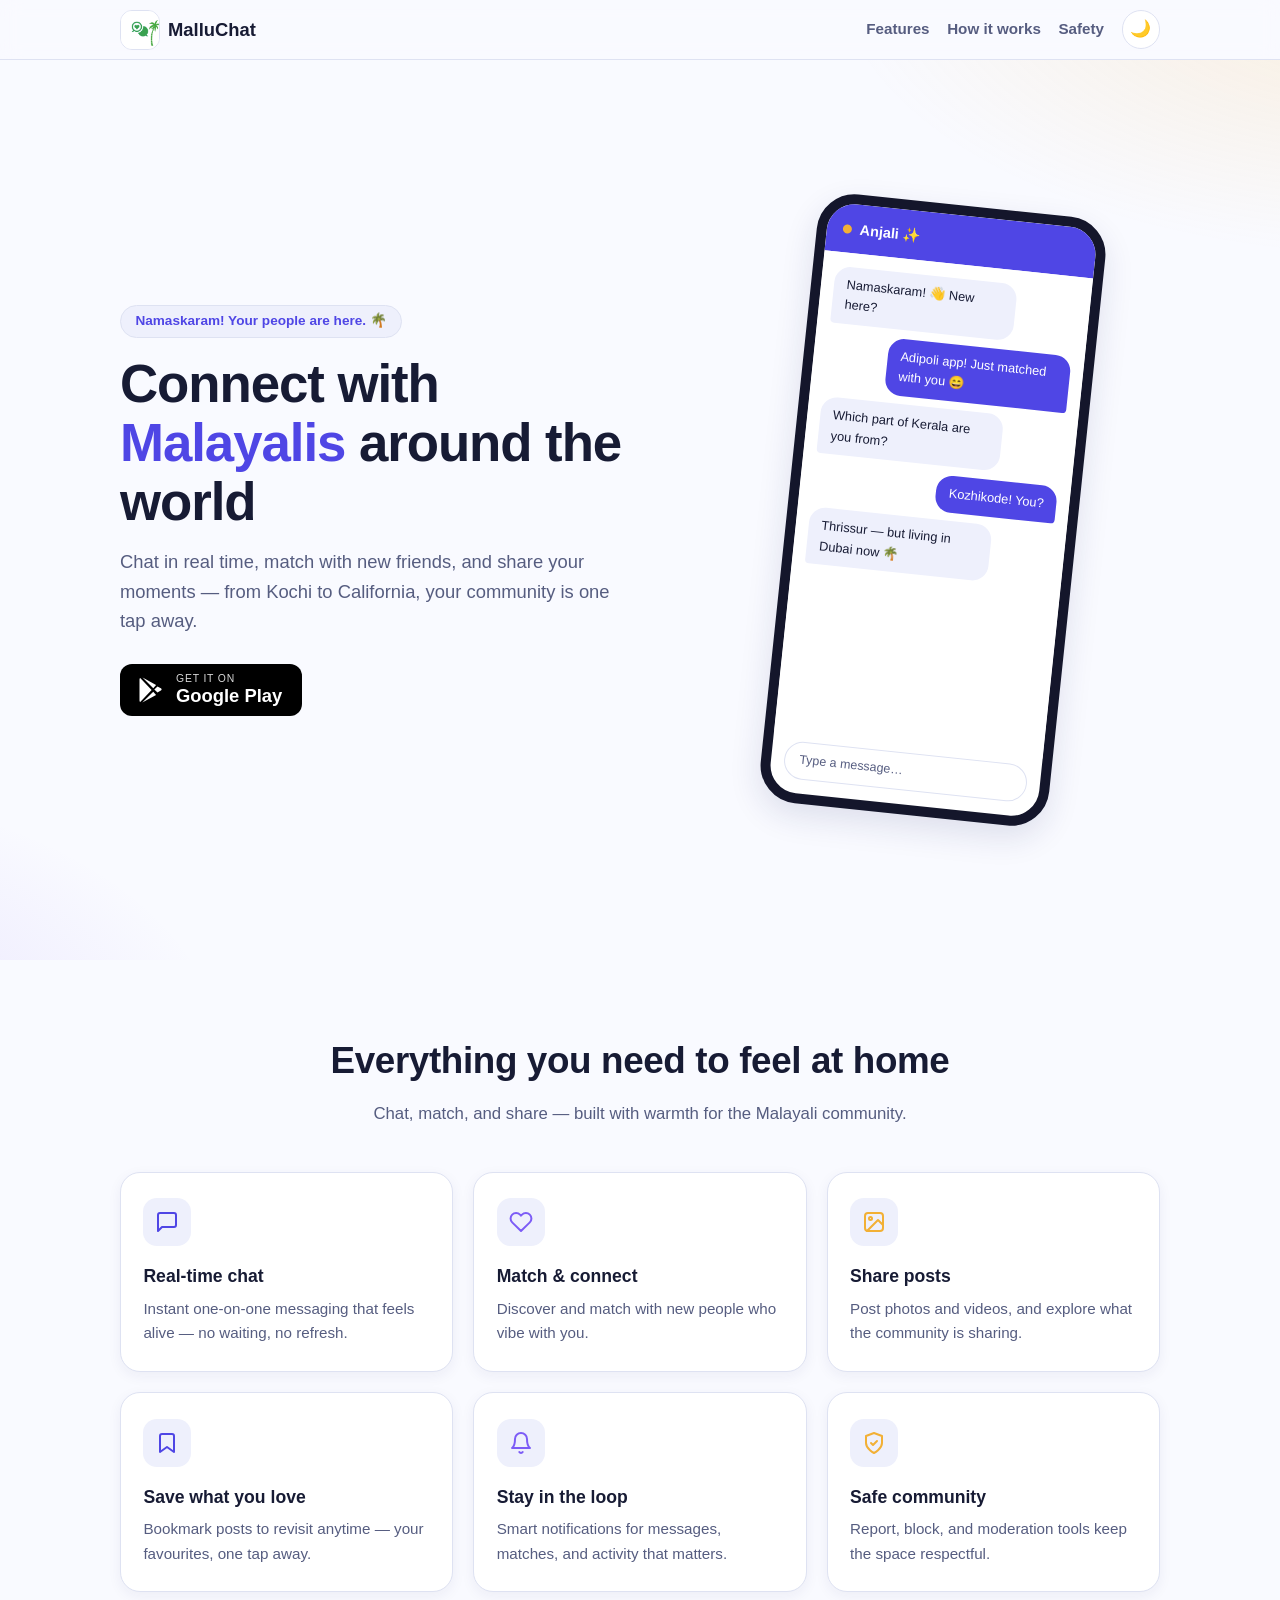
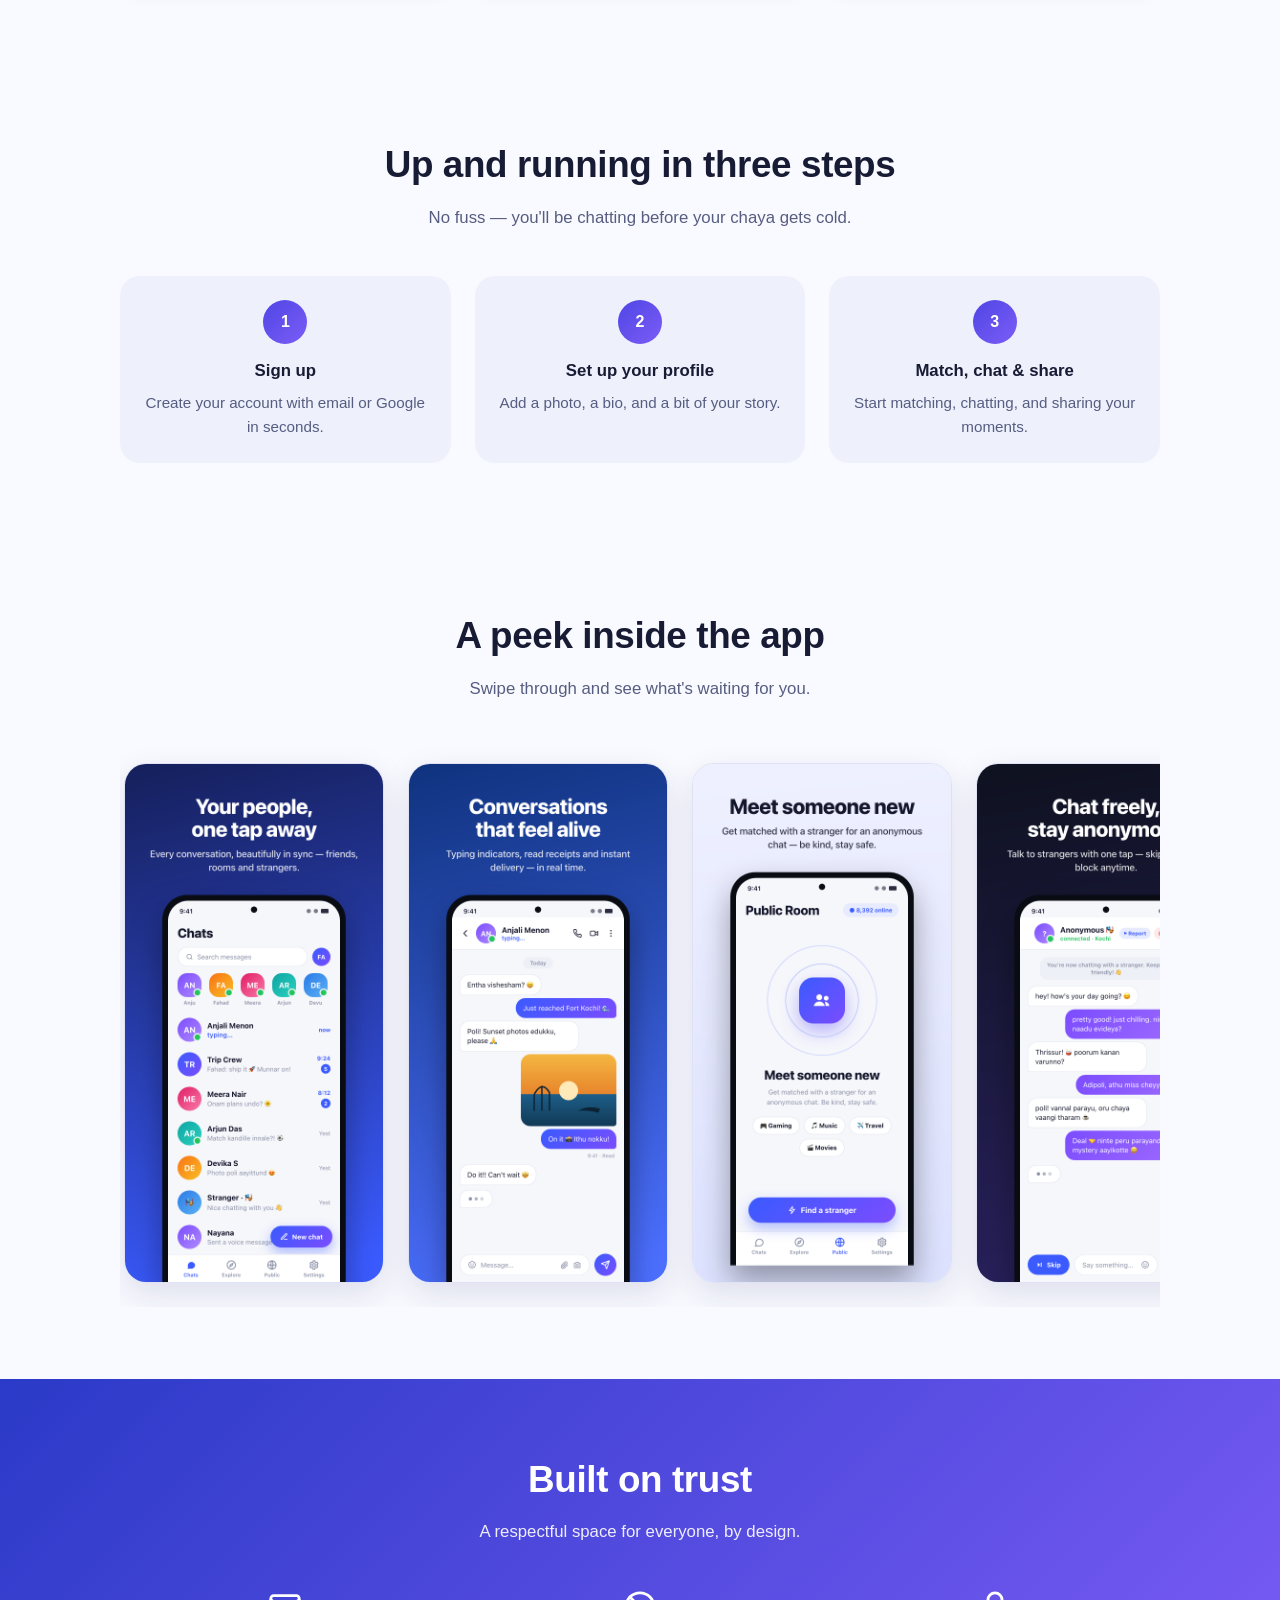
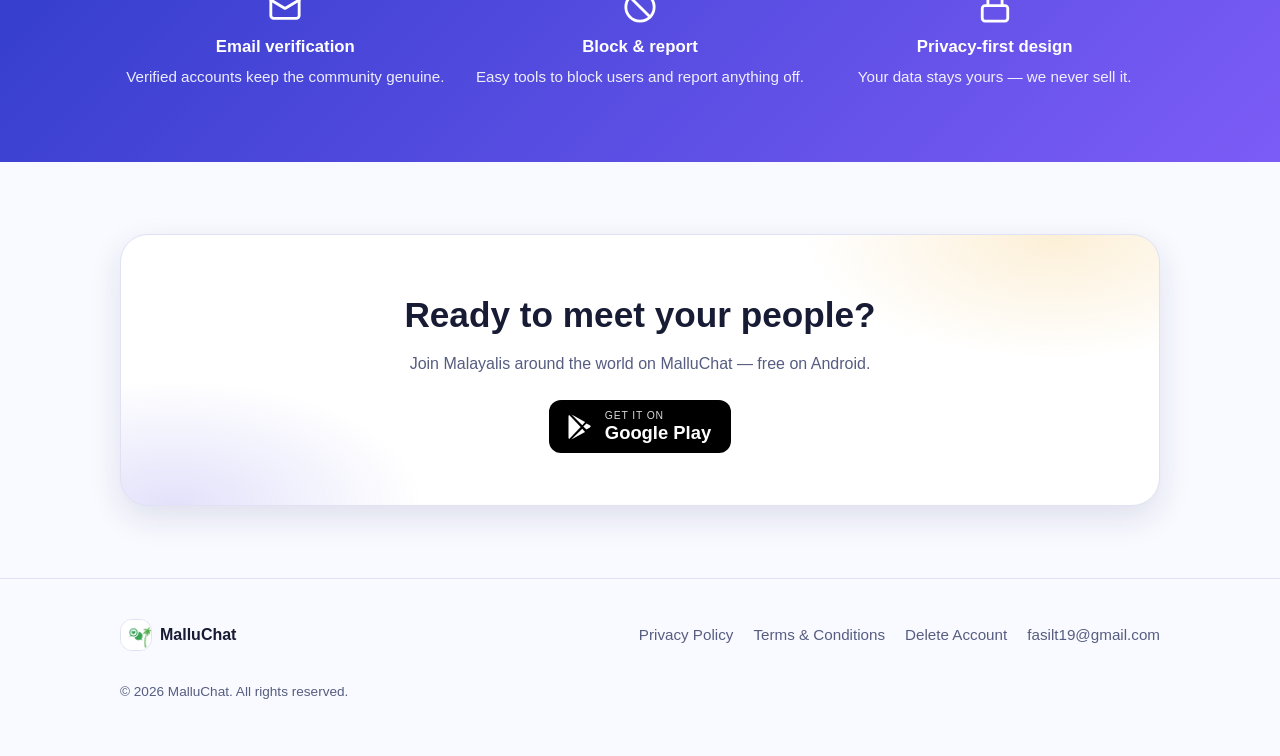
<file: index.html>
<!doctype html>
<html lang="en">

<head>
  <meta charset="utf-8">
  <meta name="viewport" content="width=device-width, initial-scale=1">
  <title>MalluChat — Chat, Match &amp; Share with Malayalis Worldwide</title>
  <meta name="description" content="MalluChat is a social networking and real-time chat app for Malayalis to connect, match, and share moments — built for Kerala and the Malayali diaspora worldwide.">

  <meta property="og:title" content="MalluChat — Chat, Match &amp; Share with Malayalis Worldwide">
  <meta property="og:type" content="website">
  <meta property="og:description" content="Chat in real time, match with new friends, and share your moments with the Malayali community.">
  <meta property="og:image" content="img/malluchat.png">
  <meta property="og:image:alt" content="MalluChat logo — chat bubbles with a heart beside a coconut tree">

  <link rel="icon" href="/favicon.ico" sizes="any">
  <link rel="icon" href="img/icon-192.png" type="image/png" sizes="192x192">
  <link rel="apple-touch-icon" href="icon.png">
  <link rel="manifest" href="site.webmanifest">
  <meta name="theme-color" content="#4f46e5">

  <link rel="stylesheet" href="css/style.css">
  <link rel="stylesheet" href="css/malluchat.css">
</head>

<body>

  <header class="site-header">
    <div class="container">
      <a class="brand" href="index.html">
        <img src="img/malluchat.png" alt="MalluChat logo">
        MalluChat
      </a>
      <nav class="site-nav" aria-label="Main">
        <a class="nav-link" href="#features">Features</a>
        <a class="nav-link" href="#how-it-works">How it works</a>
        <a class="nav-link" href="#safety">Safety</a>
        <button class="theme-toggle" type="button" aria-label="Toggle dark mode" title="Toggle dark mode">🌙</button>
      </nav>
    </div>
  </header>

  <main>

    <!-- Hero -->
    <section class="hero">
      <div class="container">
        <div class="hero-copy">
          <span class="eyebrow">Namaskaram! Your people are here. 🌴</span>
          <h1>Connect with <span class="accent">Malayalis</span> around the world</h1>
          <p class="sub">Chat in real time, match with new friends, and share your moments — from Kochi to California, your community is one tap away.</p>
          <a class="play-badge" href="https://play.google.com/store/apps/details?id=com.tetraz.malluchat" target="_blank" rel="noopener" aria-label="Get MalluChat on Google Play">
            <svg viewBox="0 0 24 24" fill="currentColor" aria-hidden="true">
              <path d="M3.6 1.8c-.4.2-.6.7-.6 1.3v17.8c0 .6.2 1.1.6 1.3l9.8-10.2L3.6 1.8zm11.2 8.7L5.6 1.2l11.6 6.6-2.4 2.7zm3.6 3.6l2.9-1.6c.9-.5.9-1.4 0-1.9l-2.9-1.7-2.7 2.6 2.7 2.6zm-13 8.7l9.4-9.3 2.4 2.7-11.8 6.6z"/>
            </svg>
            <span class="lines"><small>Get it on</small><strong>Google Play</strong></span>
          </a>
        </div>

        <!-- Angled phone mockup (placeholder — swap .phone-chat contents for a real screenshot) -->
        <div class="phone" role="img" aria-label="Preview of a MalluChat conversation">
          <div class="phone-top"><span class="dot"></span> Anjali ✨</div>
          <div class="phone-chat">
            <div class="bubble them">Namaskaram! 👋 New here?</div>
            <div class="bubble me">Adipoli app! Just matched with you 😄</div>
            <div class="bubble them">Which part of Kerala are you from?</div>
            <div class="bubble me">Kozhikode! You?</div>
            <div class="bubble them">Thrissur — but living in Dubai now 🌴</div>
          </div>
          <div class="phone-input">Type a message…</div>
        </div>
      </div>
    </section>

    <!-- Features -->
    <section id="features">
      <div class="container">
        <div class="section-head reveal">
          <h2>Everything you need to feel at home</h2>
          <p>Chat, match, and share — built with warmth for the Malayali community.</p>
        </div>
        <div class="features-grid">
          <article class="feature-card reveal">
            <div class="feature-icon">
              <svg viewBox="0 0 24 24" fill="none" stroke="currentColor" stroke-width="2" stroke-linecap="round" stroke-linejoin="round" aria-hidden="true"><path d="M21 15a2 2 0 0 1-2 2H7l-4 4V5a2 2 0 0 1 2-2h14a2 2 0 0 1 2 2z"/></svg>
            </div>
            <h3>Real-time chat</h3>
            <p>Instant one-on-one messaging that feels alive — no waiting, no refresh.</p>
          </article>
          <article class="feature-card reveal">
            <div class="feature-icon">
              <svg viewBox="0 0 24 24" fill="none" stroke="currentColor" stroke-width="2" stroke-linecap="round" stroke-linejoin="round" aria-hidden="true"><path d="M20.8 4.6a5.5 5.5 0 0 0-7.8 0L12 5.7l-1-1.1a5.5 5.5 0 0 0-7.8 7.8l1 1L12 21l7.8-7.6 1-1a5.5 5.5 0 0 0 0-7.8z"/></svg>
            </div>
            <h3>Match &amp; connect</h3>
            <p>Discover and match with new people who vibe with you.</p>
          </article>
          <article class="feature-card reveal">
            <div class="feature-icon">
              <svg viewBox="0 0 24 24" fill="none" stroke="currentColor" stroke-width="2" stroke-linecap="round" stroke-linejoin="round" aria-hidden="true"><rect x="3" y="3" width="18" height="18" rx="3"/><circle cx="8.5" cy="8.5" r="1.5"/><path d="m21 15-5-5L5 21"/></svg>
            </div>
            <h3>Share posts</h3>
            <p>Post photos and videos, and explore what the community is sharing.</p>
          </article>
          <article class="feature-card reveal">
            <div class="feature-icon">
              <svg viewBox="0 0 24 24" fill="none" stroke="currentColor" stroke-width="2" stroke-linecap="round" stroke-linejoin="round" aria-hidden="true"><path d="M19 21l-7-5-7 5V5a2 2 0 0 1 2-2h10a2 2 0 0 1 2 2z"/></svg>
            </div>
            <h3>Save what you love</h3>
            <p>Bookmark posts to revisit anytime — your favourites, one tap away.</p>
          </article>
          <article class="feature-card reveal">
            <div class="feature-icon">
              <svg viewBox="0 0 24 24" fill="none" stroke="currentColor" stroke-width="2" stroke-linecap="round" stroke-linejoin="round" aria-hidden="true"><path d="M18 8a6 6 0 1 0-12 0c0 7-3 9-3 9h18s-3-2-3-9"/><path d="M13.7 21a2 2 0 0 1-3.4 0"/></svg>
            </div>
            <h3>Stay in the loop</h3>
            <p>Smart notifications for messages, matches, and activity that matters.</p>
          </article>
          <article class="feature-card reveal">
            <div class="feature-icon">
              <svg viewBox="0 0 24 24" fill="none" stroke="currentColor" stroke-width="2" stroke-linecap="round" stroke-linejoin="round" aria-hidden="true"><path d="M12 22s8-4 8-10V5l-8-3-8 3v7c0 6 8 10 8 10z"/><path d="m9 12 2 2 4-4"/></svg>
            </div>
            <h3>Safe community</h3>
            <p>Report, block, and moderation tools keep the space respectful.</p>
          </article>
        </div>
      </div>
    </section>

    <!-- How it works -->
    <section id="how-it-works">
      <div class="container">
        <div class="section-head reveal">
          <h2>Up and running in three steps</h2>
          <p>No fuss — you'll be chatting before your chaya gets cold.</p>
        </div>
        <div class="steps">
          <div class="step reveal">
            <div class="step-num">1</div>
            <h3>Sign up</h3>
            <p>Create your account with email or Google in seconds.</p>
          </div>
          <div class="step reveal">
            <div class="step-num">2</div>
            <h3>Set up your profile</h3>
            <p>Add a photo, a bio, and a bit of your story.</p>
          </div>
          <div class="step reveal">
            <div class="step-num">3</div>
            <h3>Match, chat &amp; share</h3>
            <p>Start matching, chatting, and sharing your moments.</p>
          </div>
        </div>
      </div>
    </section>

    <!-- Screenshots -->
    <section id="screenshots">
      <div class="container">
        <div class="section-head reveal">
          <h2>A peek inside the app</h2>
          <p>Swipe through and see what's waiting for you.</p>
        </div>
        <div class="carousel" tabindex="0" aria-label="App screenshots carousel">
          <img class="shot" src="marketing/1-chat-list.png" alt="MalluChat chat list screen — all your conversations in one place" loading="lazy" width="1080" height="2160">
          <img class="shot" src="marketing/2-chat-conversation.png" alt="Chat conversation screen with typing indicators, read receipts, and instant delivery" loading="lazy" width="1080" height="2160">
          <img class="shot" src="marketing/3-public-room.png" alt="Public room screen — group conversations with the community" loading="lazy" width="1080" height="2160">
          <img class="shot" src="marketing/4-random-chat.png" alt="Random chat screen — get matched and meet someone new" loading="lazy" width="1080" height="2160">
          <img class="shot" src="marketing/5-explore-posts.png" alt="Explore posts screen — photos and moments shared by the community" loading="lazy" width="1080" height="2160">
          <img class="shot" src="marketing/6-explore-reels.png" alt="Explore reels screen — short videos from the community" loading="lazy" width="1080" height="2160">
        </div>
      </div>
    </section>

    <!-- Safety strip -->
    <section id="safety" class="safety">
      <div class="container">
        <div class="section-head reveal">
          <h2>Built on trust</h2>
          <p>A respectful space for everyone, by design.</p>
        </div>
        <div class="safety-items">
          <div class="safety-item reveal">
            <svg viewBox="0 0 24 24" fill="none" stroke="currentColor" stroke-width="2" stroke-linecap="round" stroke-linejoin="round" aria-hidden="true"><rect x="2" y="4" width="20" height="16" rx="2"/><path d="m22 7-10 6L2 7"/></svg>
            <h3>Email verification</h3>
            <p>Verified accounts keep the community genuine.</p>
          </div>
          <div class="safety-item reveal">
            <svg viewBox="0 0 24 24" fill="none" stroke="currentColor" stroke-width="2" stroke-linecap="round" stroke-linejoin="round" aria-hidden="true"><circle cx="12" cy="12" r="10"/><path d="m4.9 4.9 14.2 14.2"/></svg>
            <h3>Block &amp; report</h3>
            <p>Easy tools to block users and report anything off.</p>
          </div>
          <div class="safety-item reveal">
            <svg viewBox="0 0 24 24" fill="none" stroke="currentColor" stroke-width="2" stroke-linecap="round" stroke-linejoin="round" aria-hidden="true"><rect x="3" y="11" width="18" height="11" rx="2"/><path d="M7 11V7a5 5 0 0 1 10 0v4"/></svg>
            <h3>Privacy-first design</h3>
            <p>Your data stays yours — we never sell it.</p>
          </div>
        </div>
      </div>
    </section>

    <!-- Download CTA -->
    <section class="download-cta">
      <div class="container">
        <div class="banner reveal">
          <h2>Ready to meet your people?</h2>
          <p>Join Malayalis around the world on MalluChat — free on Android.</p>
          <a class="play-badge" href="https://play.google.com/store/apps/details?id=com.tetraz.malluchat" target="_blank" rel="noopener" aria-label="Get MalluChat on Google Play">
            <svg viewBox="0 0 24 24" fill="currentColor" aria-hidden="true">
              <path d="M3.6 1.8c-.4.2-.6.7-.6 1.3v17.8c0 .6.2 1.1.6 1.3l9.8-10.2L3.6 1.8zm11.2 8.7L5.6 1.2l11.6 6.6-2.4 2.7zm3.6 3.6l2.9-1.6c.9-.5.9-1.4 0-1.9l-2.9-1.7-2.7 2.6 2.7 2.6zm-13 8.7l9.4-9.3 2.4 2.7-11.8 6.6z"/>
            </svg>
            <span class="lines"><small>Get it on</small><strong>Google Play</strong></span>
          </a>
        </div>
      </div>
    </section>

  </main>

  <footer class="site-footer">
    <div class="container">
      <a class="brand" href="index.html">
        <img src="img/malluchat.png" alt="MalluChat logo">
        MalluChat
      </a>
      <nav class="footer-links" aria-label="Footer">
        <a href="privacy.html">Privacy Policy</a>
        <a href="terms.html">Terms &amp; Conditions</a>
        <a href="delete-account.html">Delete Account</a>
        <a href="mailto:fasilt19@gmail.com">fasilt19@gmail.com</a>
      </nav>
      <p class="footer-copy">© 2026 MalluChat. All rights reserved.</p>
    </div>
  </footer>

  <script src="js/malluchat.js"></script>
</body>

</html>
</file>
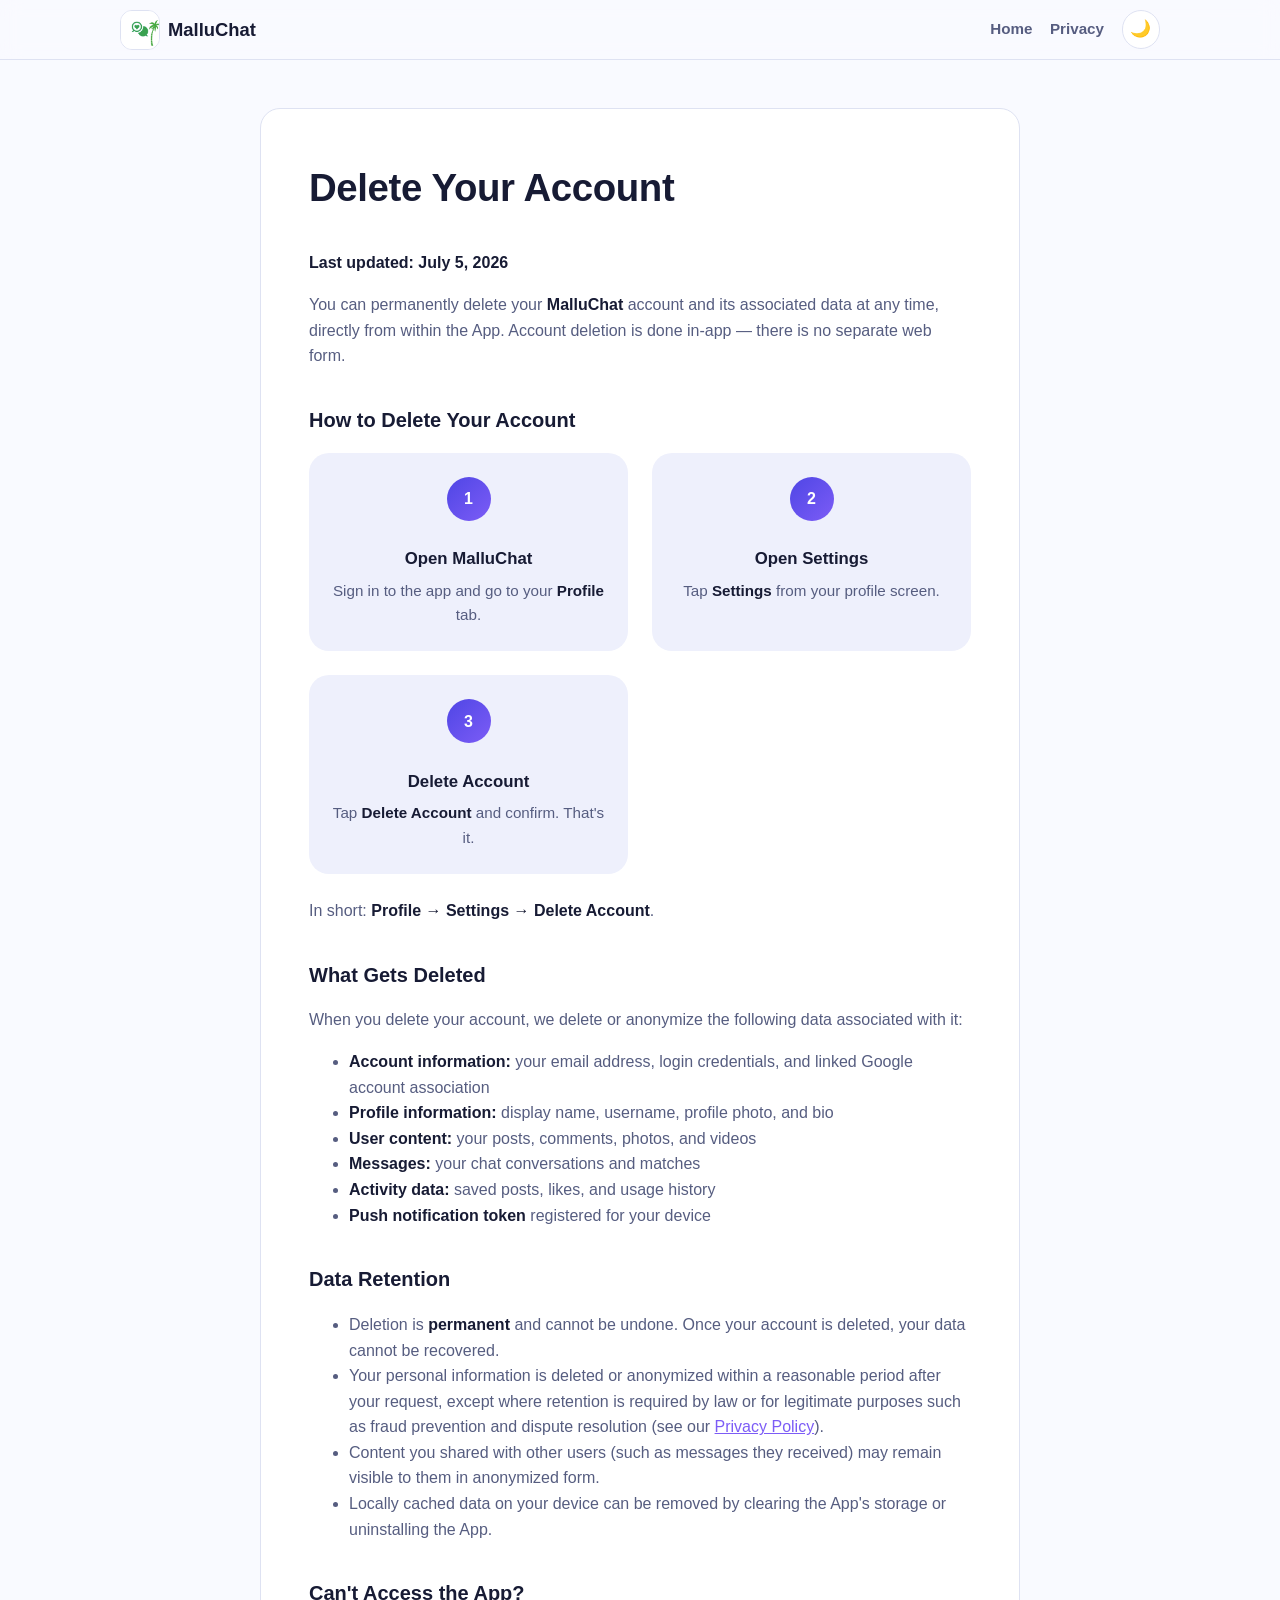
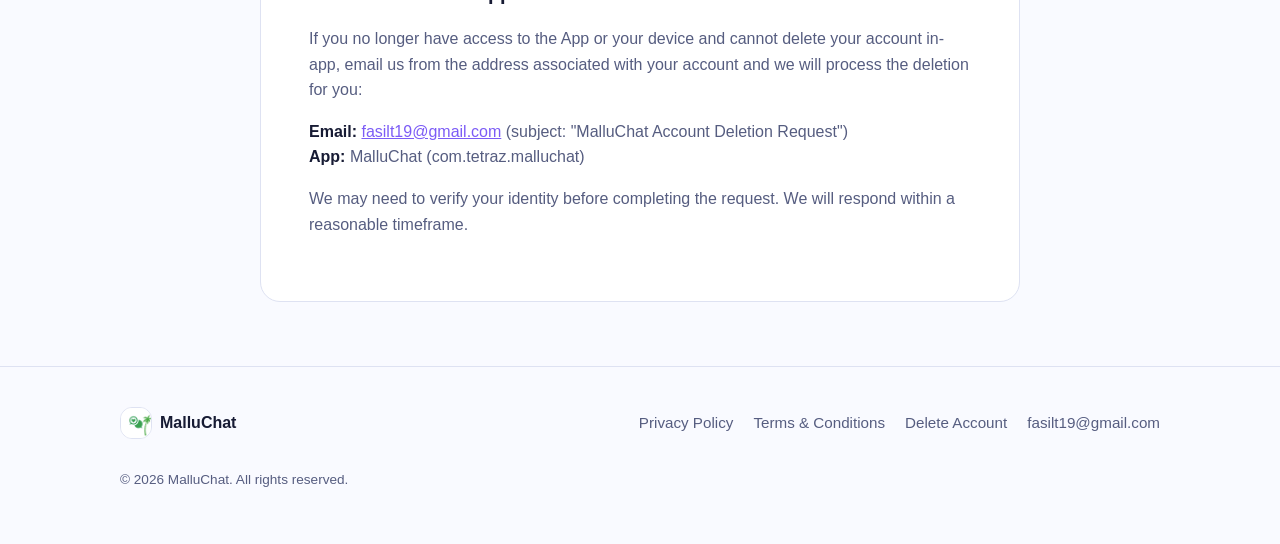
<file: delete-account.html>
<!doctype html>
<html lang="en">

<head>
  <meta charset="utf-8">
  <meta name="viewport" content="width=device-width, initial-scale=1">
  <title>Delete Your Account — MalluChat</title>
  <meta name="description" content="How to delete your MalluChat account and associated data from within the app.">
  <link rel="icon" href="/favicon.ico" sizes="any">
  <link rel="icon" href="img/icon-192.png" type="image/png" sizes="192x192">
  <link rel="apple-touch-icon" href="icon.png">
  <meta name="theme-color" content="#4f46e5">
  <link rel="stylesheet" href="css/style.css">
  <link rel="stylesheet" href="css/malluchat.css">
</head>

<body>

  <header class="site-header">
    <div class="container">
      <a class="brand" href="index.html">
        <img src="img/malluchat.png" alt="MalluChat logo">
        MalluChat
      </a>
      <nav class="site-nav" aria-label="Main">
        <a class="nav-link" href="index.html">Home</a>
        <a class="nav-link" href="privacy.html">Privacy</a>
        <button class="theme-toggle" type="button" aria-label="Toggle dark mode" title="Toggle dark mode">🌙</button>
      </nav>
    </div>
  </header>

  <main class="legal">
    <div class="container">
      <article class="legal-body">
        <h1>Delete Your Account</h1>
        <p class="updated">Last updated: July 5, 2026</p>

        <p>You can permanently delete your <strong>MalluChat</strong> account and its associated data at any time, directly from within the App. Account deletion is done in-app — there is no separate web form.</p>

        <h2>How to Delete Your Account</h2>
        <div class="steps">
          <div class="step">
            <div class="step-num">1</div>
            <h3>Open MalluChat</h3>
            <p>Sign in to the app and go to your <strong>Profile</strong> tab.</p>
          </div>
          <div class="step">
            <div class="step-num">2</div>
            <h3>Open Settings</h3>
            <p>Tap <strong>Settings</strong> from your profile screen.</p>
          </div>
          <div class="step">
            <div class="step-num">3</div>
            <h3>Delete Account</h3>
            <p>Tap <strong>Delete Account</strong> and confirm. That's it.</p>
          </div>
        </div>

        <p style="margin-top: 1.5rem;">In short: <strong>Profile → Settings → Delete Account</strong>.</p>

        <h2>What Gets Deleted</h2>
        <p>When you delete your account, we delete or anonymize the following data associated with it:</p>
        <ul>
          <li><strong>Account information:</strong> your email address, login credentials, and linked Google account association</li>
          <li><strong>Profile information:</strong> display name, username, profile photo, and bio</li>
          <li><strong>User content:</strong> your posts, comments, photos, and videos</li>
          <li><strong>Messages:</strong> your chat conversations and matches</li>
          <li><strong>Activity data:</strong> saved posts, likes, and usage history</li>
          <li><strong>Push notification token</strong> registered for your device</li>
        </ul>

        <h2>Data Retention</h2>
        <ul>
          <li>Deletion is <strong>permanent</strong> and cannot be undone. Once your account is deleted, your data cannot be recovered.</li>
          <li>Your personal information is deleted or anonymized within a reasonable period after your request, except where retention is required by law or for legitimate purposes such as fraud prevention and dispute resolution (see our <a href="privacy.html">Privacy Policy</a>).</li>
          <li>Content you shared with other users (such as messages they received) may remain visible to them in anonymized form.</li>
          <li>Locally cached data on your device can be removed by clearing the App's storage or uninstalling the App.</li>
        </ul>

        <h2>Can't Access the App?</h2>
        <p>If you no longer have access to the App or your device and cannot delete your account in-app, email us from the address associated with your account and we will process the deletion for you:</p>
        <p><strong>Email:</strong> <a href="mailto:fasilt19@gmail.com?subject=MalluChat%20Account%20Deletion%20Request">fasilt19@gmail.com</a> (subject: "MalluChat Account Deletion Request")<br>
        <strong>App:</strong> MalluChat (com.tetraz.malluchat)</p>
        <p>We may need to verify your identity before completing the request. We will respond within a reasonable timeframe.</p>
      </article>
    </div>
  </main>

  <footer class="site-footer">
    <div class="container">
      <a class="brand" href="index.html">
        <img src="img/malluchat.png" alt="MalluChat logo">
        MalluChat
      </a>
      <nav class="footer-links" aria-label="Footer">
        <a href="privacy.html">Privacy Policy</a>
        <a href="terms.html">Terms &amp; Conditions</a>
        <a href="delete-account.html">Delete Account</a>
        <a href="mailto:fasilt19@gmail.com">fasilt19@gmail.com</a>
      </nav>
      <p class="footer-copy">© 2026 MalluChat. All rights reserved.</p>
    </div>
  </footer>

  <script src="js/malluchat.js"></script>
</body>

</html>
</file>
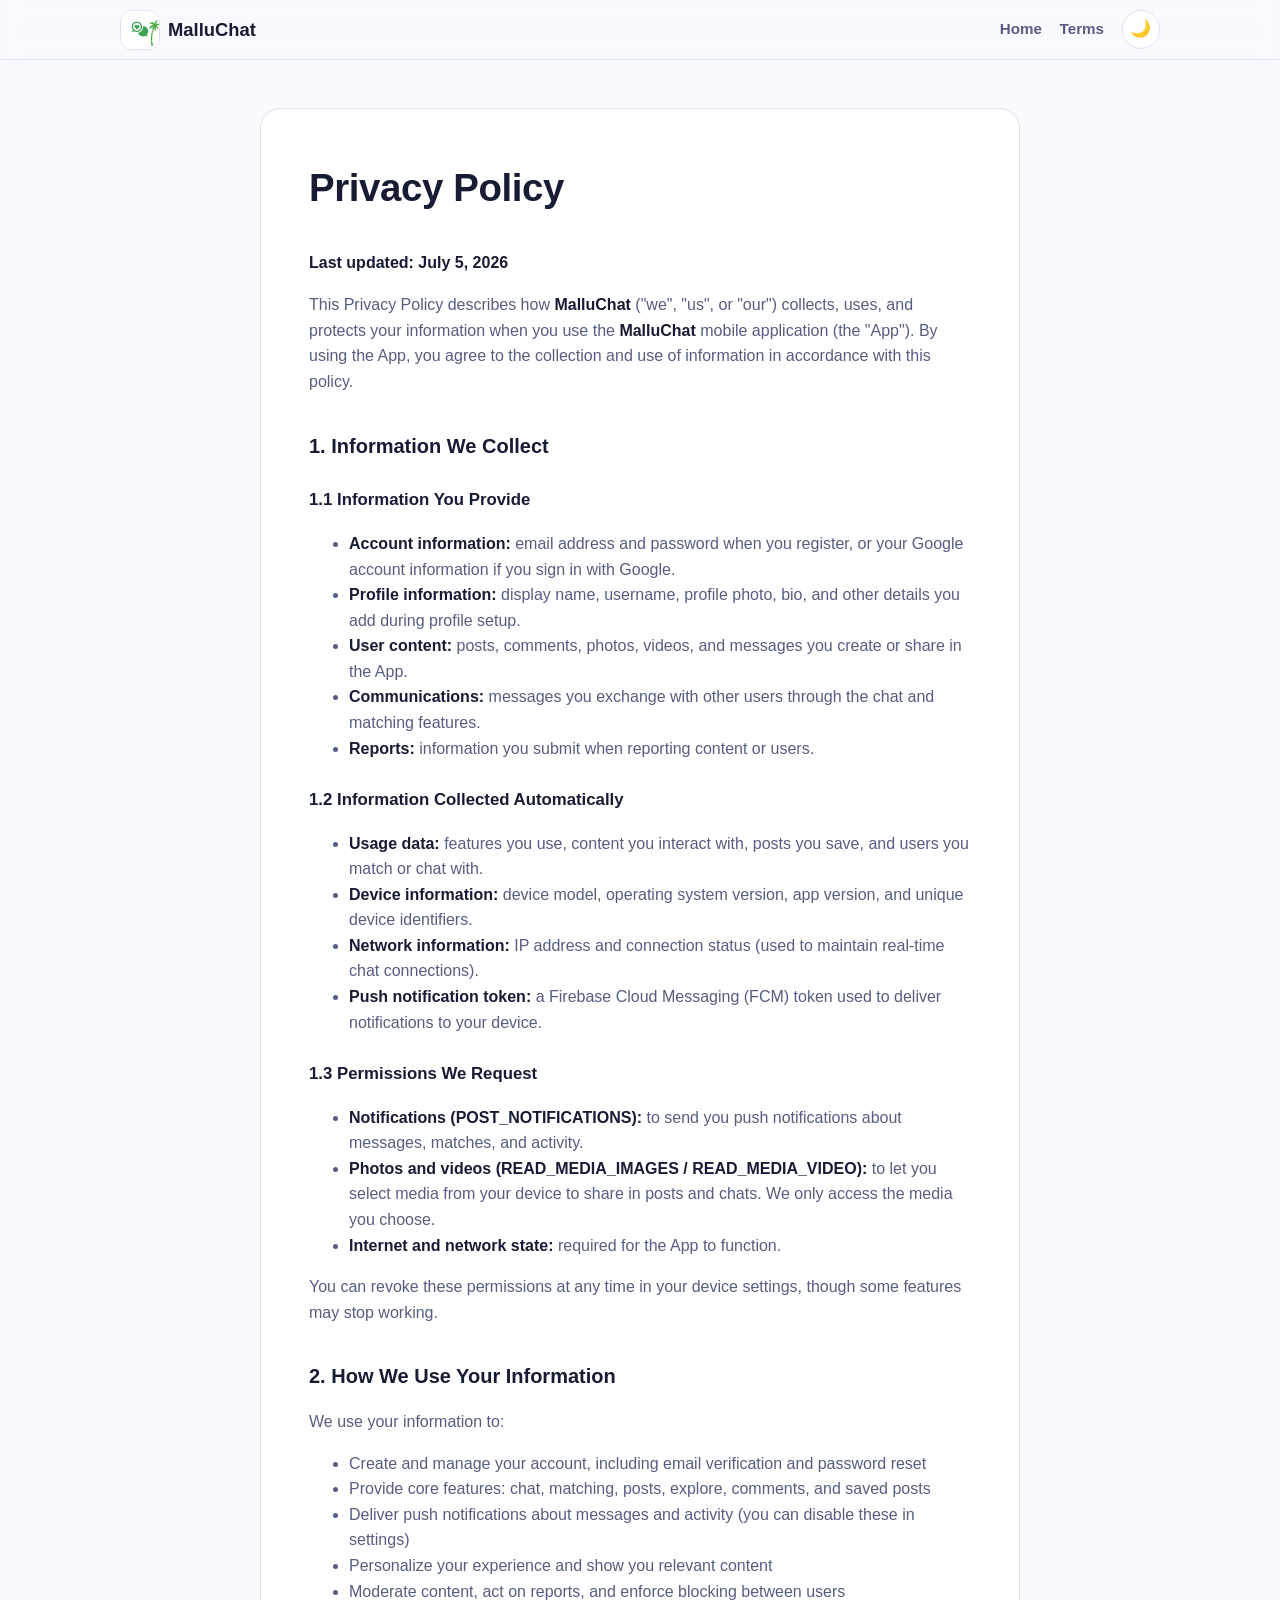
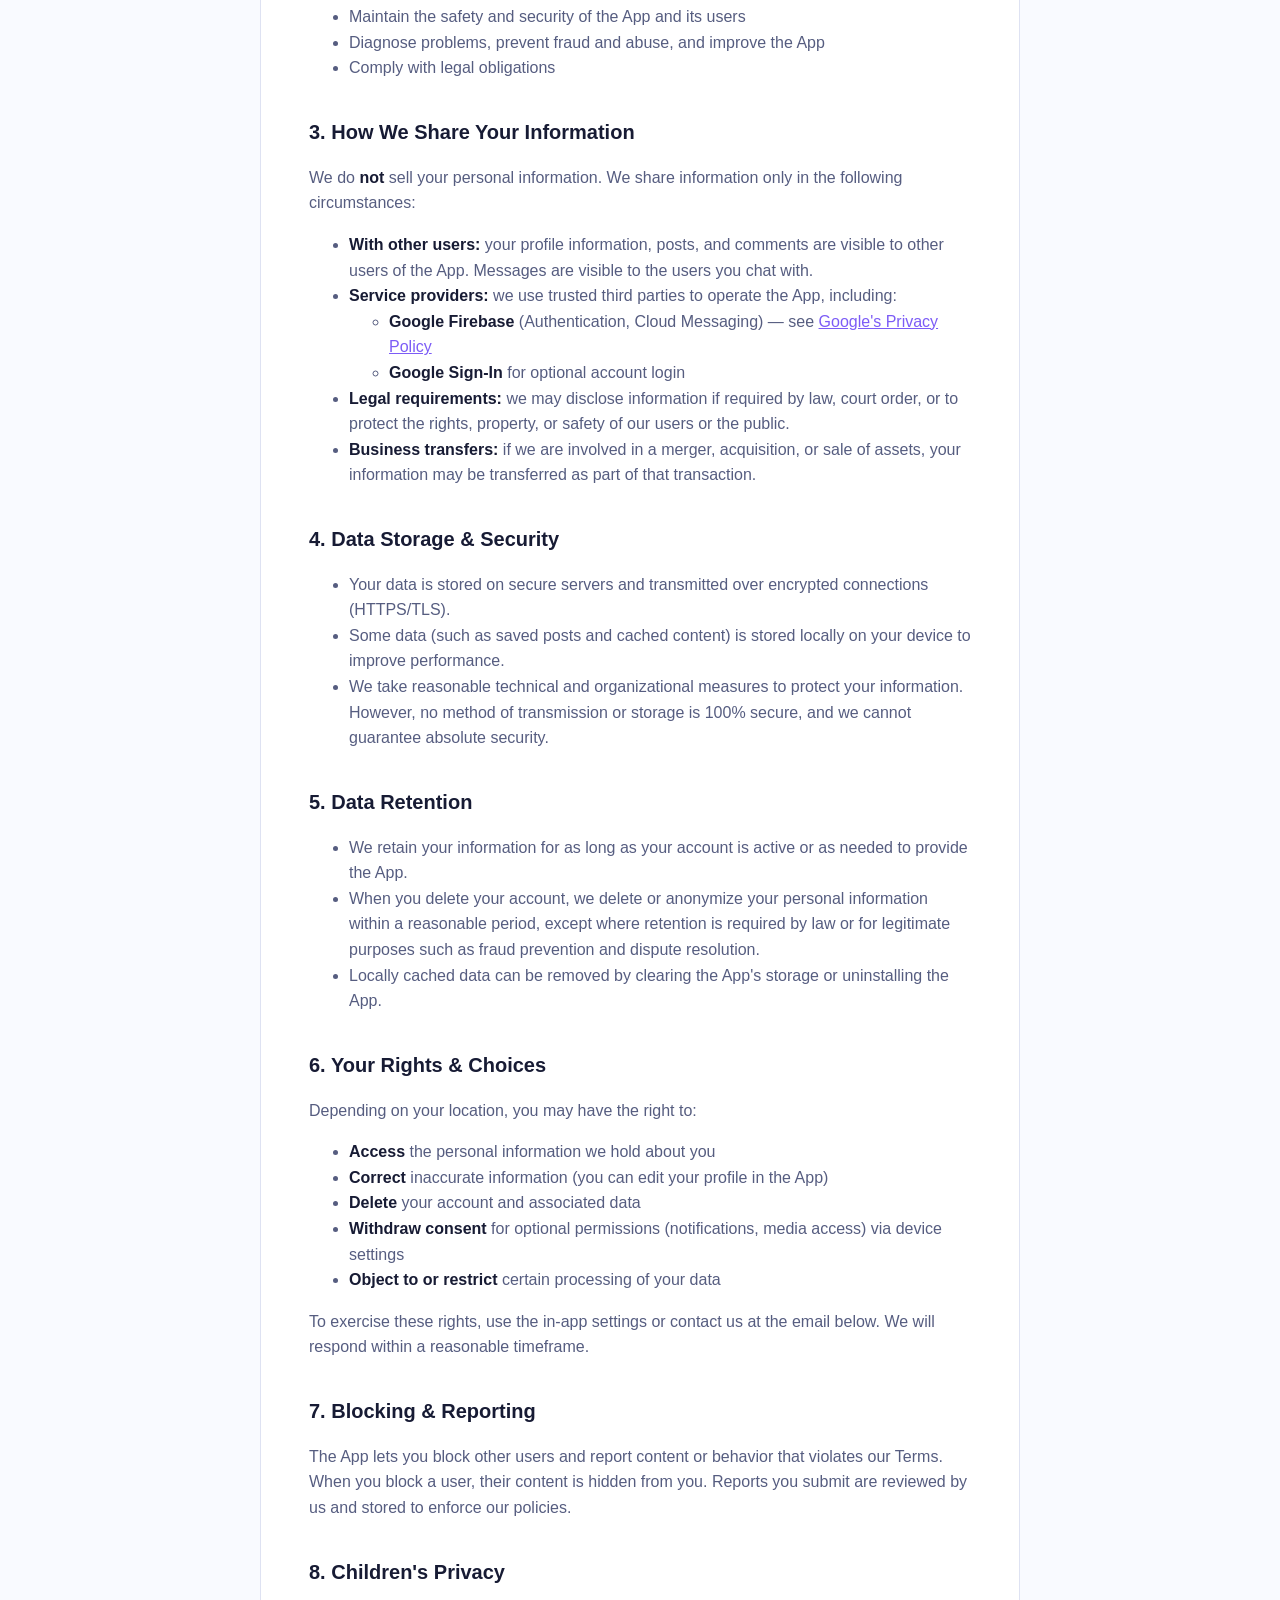
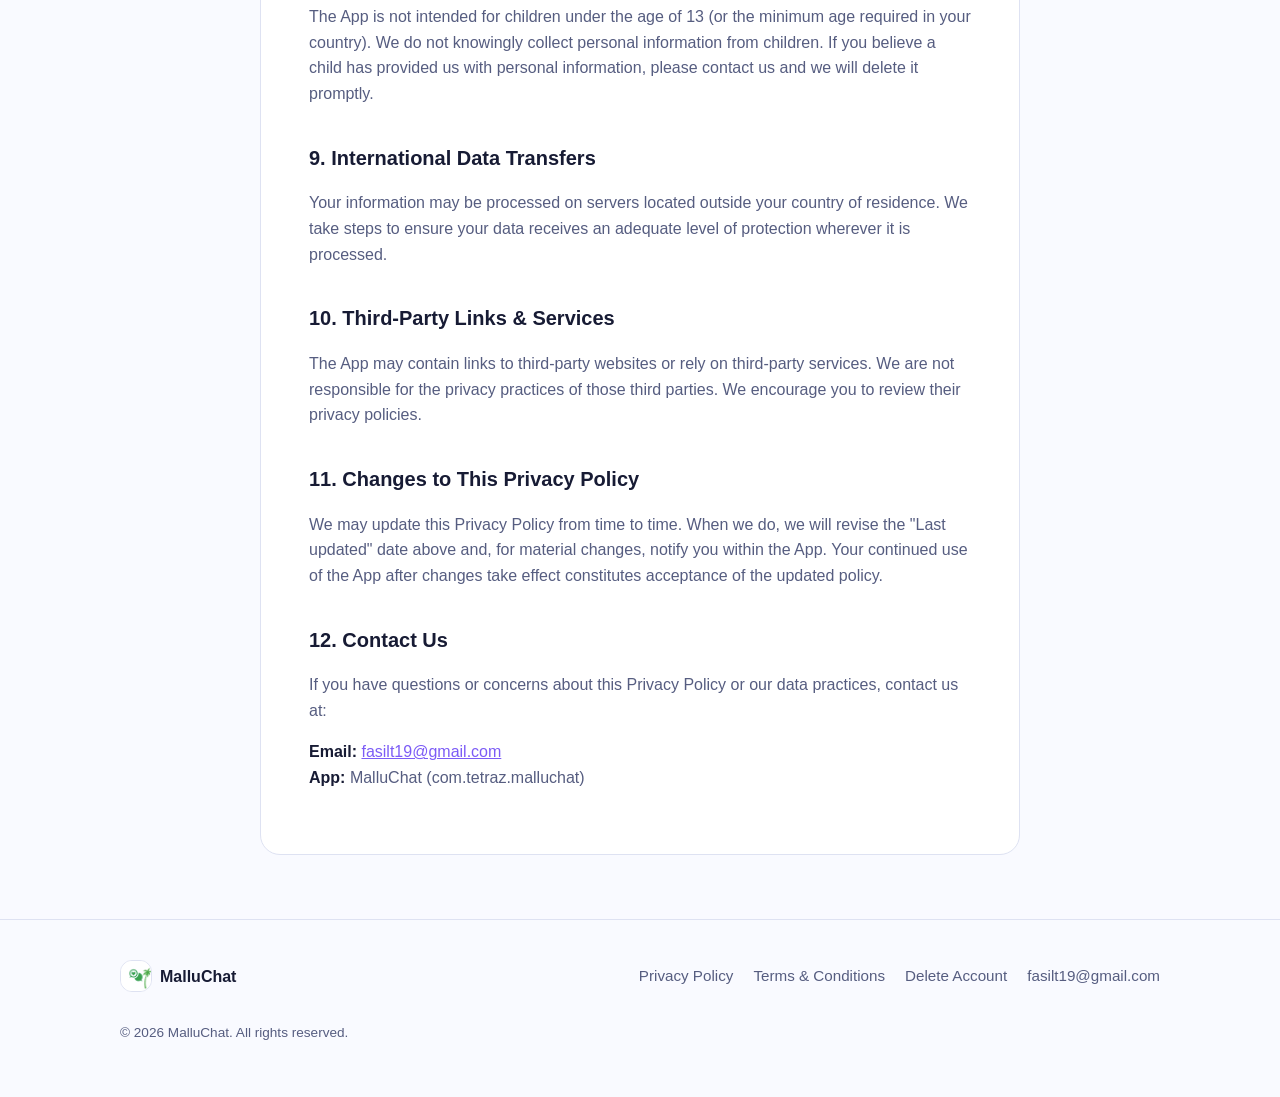
<file: privacy.html>
<!doctype html>
<html lang="en">

<head>
  <meta charset="utf-8">
  <meta name="viewport" content="width=device-width, initial-scale=1">
  <title>Privacy Policy — MalluChat</title>
  <meta name="description" content="How MalluChat collects, uses, and protects your information.">
  <link rel="icon" href="/favicon.ico" sizes="any">
  <link rel="icon" href="img/icon-192.png" type="image/png" sizes="192x192">
  <link rel="apple-touch-icon" href="icon.png">
  <meta name="theme-color" content="#4f46e5">
  <link rel="stylesheet" href="css/style.css">
  <link rel="stylesheet" href="css/malluchat.css">
</head>

<body>

  <header class="site-header">
    <div class="container">
      <a class="brand" href="index.html">
        <img src="img/malluchat.png" alt="MalluChat logo">
        MalluChat
      </a>
      <nav class="site-nav" aria-label="Main">
        <a class="nav-link" href="index.html">Home</a>
        <a class="nav-link" href="terms.html">Terms</a>
        <button class="theme-toggle" type="button" aria-label="Toggle dark mode" title="Toggle dark mode">🌙</button>
      </nav>
    </div>
  </header>

  <main class="legal">
    <div class="container">
      <article class="legal-body">
        <h1>Privacy Policy</h1>
        <p class="updated">Last updated: July 5, 2026</p>

        <p>This Privacy Policy describes how <strong>MalluChat</strong> ("we", "us", or "our") collects, uses, and protects your information when you use the <strong>MalluChat</strong> mobile application (the "App"). By using the App, you agree to the collection and use of information in accordance with this policy.</p>

        <h2>1. Information We Collect</h2>

        <h3>1.1 Information You Provide</h3>
        <ul>
          <li><strong>Account information:</strong> email address and password when you register, or your Google account information if you sign in with Google.</li>
          <li><strong>Profile information:</strong> display name, username, profile photo, bio, and other details you add during profile setup.</li>
          <li><strong>User content:</strong> posts, comments, photos, videos, and messages you create or share in the App.</li>
          <li><strong>Communications:</strong> messages you exchange with other users through the chat and matching features.</li>
          <li><strong>Reports:</strong> information you submit when reporting content or users.</li>
        </ul>

        <h3>1.2 Information Collected Automatically</h3>
        <ul>
          <li><strong>Usage data:</strong> features you use, content you interact with, posts you save, and users you match or chat with.</li>
          <li><strong>Device information:</strong> device model, operating system version, app version, and unique device identifiers.</li>
          <li><strong>Network information:</strong> IP address and connection status (used to maintain real-time chat connections).</li>
          <li><strong>Push notification token:</strong> a Firebase Cloud Messaging (FCM) token used to deliver notifications to your device.</li>
        </ul>

        <h3>1.3 Permissions We Request</h3>
        <ul>
          <li><strong>Notifications (POST_NOTIFICATIONS):</strong> to send you push notifications about messages, matches, and activity.</li>
          <li><strong>Photos and videos (READ_MEDIA_IMAGES / READ_MEDIA_VIDEO):</strong> to let you select media from your device to share in posts and chats. We only access the media you choose.</li>
          <li><strong>Internet and network state:</strong> required for the App to function.</li>
        </ul>
        <p>You can revoke these permissions at any time in your device settings, though some features may stop working.</p>

        <h2>2. How We Use Your Information</h2>
        <p>We use your information to:</p>
        <ul>
          <li>Create and manage your account, including email verification and password reset</li>
          <li>Provide core features: chat, matching, posts, explore, comments, and saved posts</li>
          <li>Deliver push notifications about messages and activity (you can disable these in settings)</li>
          <li>Personalize your experience and show you relevant content</li>
          <li>Moderate content, act on reports, and enforce blocking between users</li>
          <li>Maintain the safety and security of the App and its users</li>
          <li>Diagnose problems, prevent fraud and abuse, and improve the App</li>
          <li>Comply with legal obligations</li>
        </ul>

        <h2>3. How We Share Your Information</h2>
        <p>We do <strong>not</strong> sell your personal information. We share information only in the following circumstances:</p>
        <ul>
          <li><strong>With other users:</strong> your profile information, posts, and comments are visible to other users of the App. Messages are visible to the users you chat with.</li>
          <li><strong>Service providers:</strong> we use trusted third parties to operate the App, including:
            <ul>
              <li><strong>Google Firebase</strong> (Authentication, Cloud Messaging) — see <a href="https://policies.google.com/privacy" rel="noopener">Google's Privacy Policy</a></li>
              <li><strong>Google Sign-In</strong> for optional account login</li>
            </ul>
          </li>
          <li><strong>Legal requirements:</strong> we may disclose information if required by law, court order, or to protect the rights, property, or safety of our users or the public.</li>
          <li><strong>Business transfers:</strong> if we are involved in a merger, acquisition, or sale of assets, your information may be transferred as part of that transaction.</li>
        </ul>

        <h2>4. Data Storage &amp; Security</h2>
        <ul>
          <li>Your data is stored on secure servers and transmitted over encrypted connections (HTTPS/TLS).</li>
          <li>Some data (such as saved posts and cached content) is stored locally on your device to improve performance.</li>
          <li>We take reasonable technical and organizational measures to protect your information. However, no method of transmission or storage is 100% secure, and we cannot guarantee absolute security.</li>
        </ul>

        <h2>5. Data Retention</h2>
        <ul>
          <li>We retain your information for as long as your account is active or as needed to provide the App.</li>
          <li>When you delete your account, we delete or anonymize your personal information within a reasonable period, except where retention is required by law or for legitimate purposes such as fraud prevention and dispute resolution.</li>
          <li>Locally cached data can be removed by clearing the App's storage or uninstalling the App.</li>
        </ul>

        <h2>6. Your Rights &amp; Choices</h2>
        <p>Depending on your location, you may have the right to:</p>
        <ul>
          <li><strong>Access</strong> the personal information we hold about you</li>
          <li><strong>Correct</strong> inaccurate information (you can edit your profile in the App)</li>
          <li><strong>Delete</strong> your account and associated data</li>
          <li><strong>Withdraw consent</strong> for optional permissions (notifications, media access) via device settings</li>
          <li><strong>Object to or restrict</strong> certain processing of your data</li>
        </ul>
        <p>To exercise these rights, use the in-app settings or contact us at the email below. We will respond within a reasonable timeframe.</p>

        <h2>7. Blocking &amp; Reporting</h2>
        <p>The App lets you block other users and report content or behavior that violates our Terms. When you block a user, their content is hidden from you. Reports you submit are reviewed by us and stored to enforce our policies.</p>

        <h2>8. Children's Privacy</h2>
        <p>The App is not intended for children under the age of 13 (or the minimum age required in your country). We do not knowingly collect personal information from children. If you believe a child has provided us with personal information, please contact us and we will delete it promptly.</p>

        <h2>9. International Data Transfers</h2>
        <p>Your information may be processed on servers located outside your country of residence. We take steps to ensure your data receives an adequate level of protection wherever it is processed.</p>

        <h2>10. Third-Party Links &amp; Services</h2>
        <p>The App may contain links to third-party websites or rely on third-party services. We are not responsible for the privacy practices of those third parties. We encourage you to review their privacy policies.</p>

        <h2>11. Changes to This Privacy Policy</h2>
        <p>We may update this Privacy Policy from time to time. When we do, we will revise the "Last updated" date above and, for material changes, notify you within the App. Your continued use of the App after changes take effect constitutes acceptance of the updated policy.</p>

        <h2>12. Contact Us</h2>
        <p>If you have questions or concerns about this Privacy Policy or our data practices, contact us at:</p>
        <p><strong>Email:</strong> <a href="mailto:fasilt19@gmail.com">fasilt19@gmail.com</a><br>
        <strong>App:</strong> MalluChat (com.tetraz.malluchat)</p>
      </article>
    </div>
  </main>

  <footer class="site-footer">
    <div class="container">
      <a class="brand" href="index.html">
        <img src="img/malluchat.png" alt="MalluChat logo">
        MalluChat
      </a>
      <nav class="footer-links" aria-label="Footer">
        <a href="privacy.html">Privacy Policy</a>
        <a href="terms.html">Terms &amp; Conditions</a>
        <a href="delete-account.html">Delete Account</a>
        <a href="mailto:fasilt19@gmail.com">fasilt19@gmail.com</a>
      </nav>
      <p class="footer-copy">© 2026 MalluChat. All rights reserved.</p>
    </div>
  </footer>

  <script src="js/malluchat.js"></script>
</body>

</html>
</file>
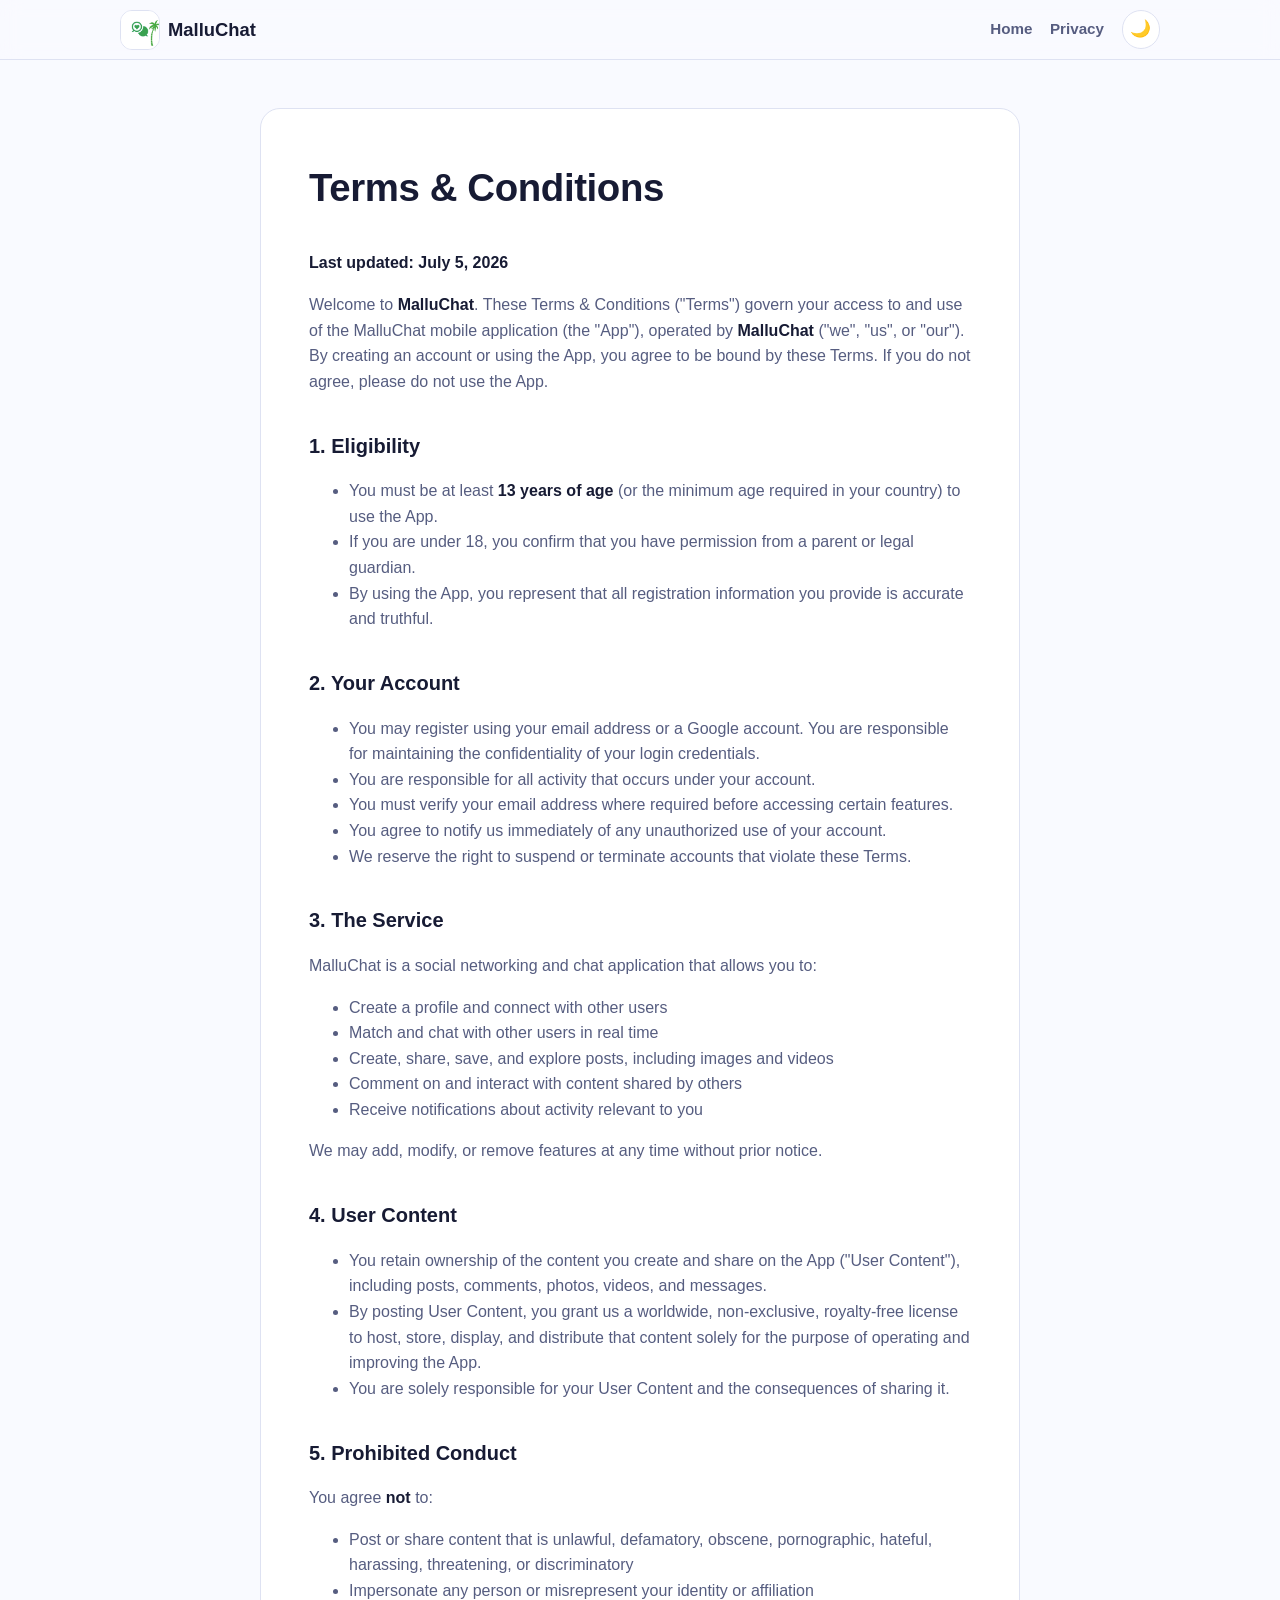
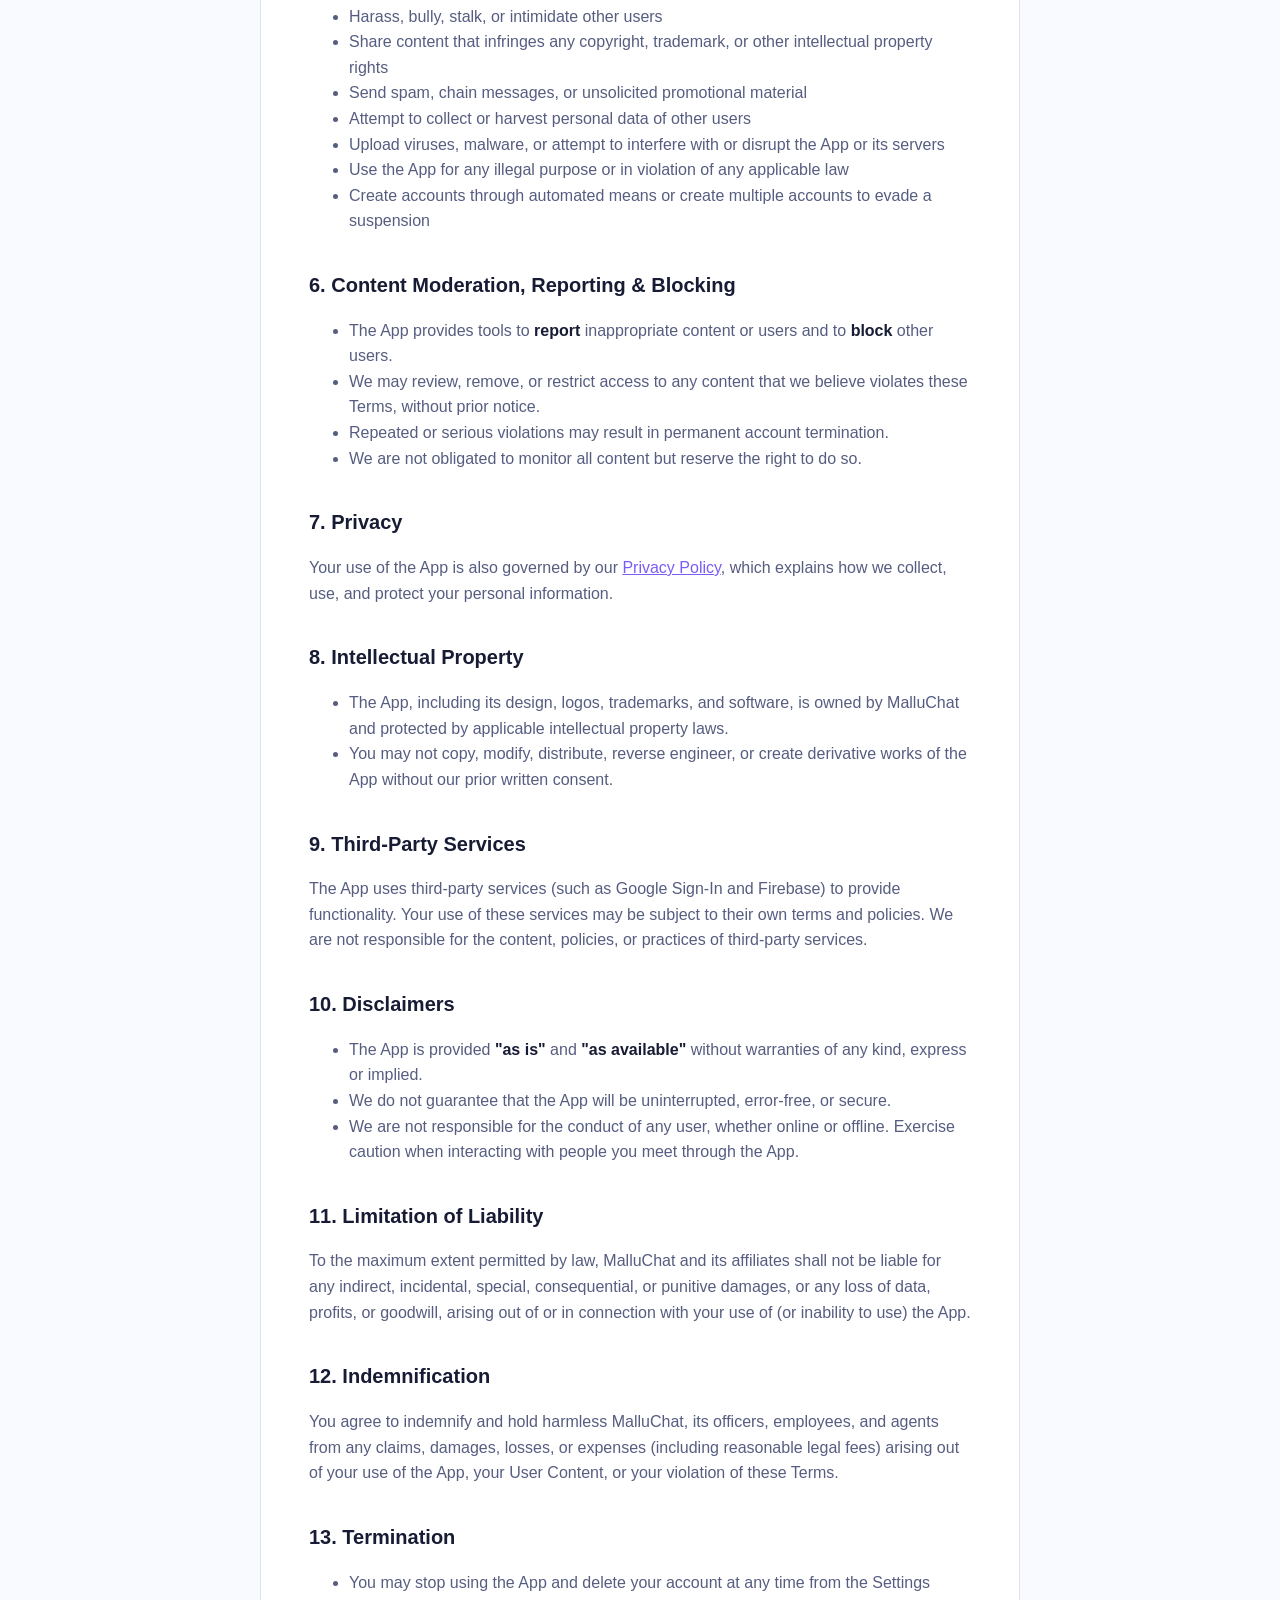
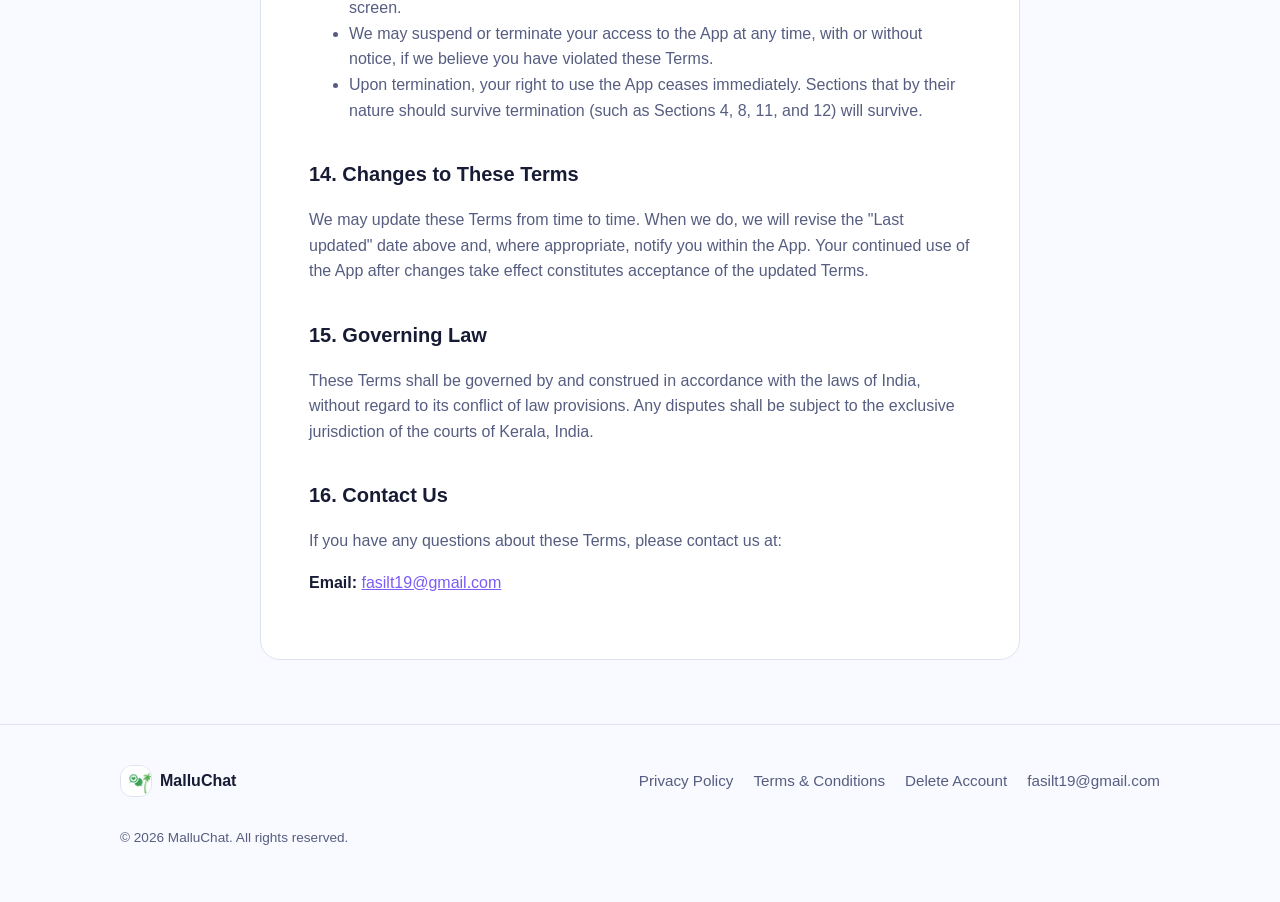
<file: terms.html>
<!doctype html>
<html lang="en">

<head>
  <meta charset="utf-8">
  <meta name="viewport" content="width=device-width, initial-scale=1">
  <title>Terms &amp; Conditions — MalluChat</title>
  <meta name="description" content="Terms & Conditions governing your use of the MalluChat app.">
  <link rel="icon" href="/favicon.ico" sizes="any">
  <link rel="icon" href="img/icon-192.png" type="image/png" sizes="192x192">
  <link rel="apple-touch-icon" href="icon.png">
  <meta name="theme-color" content="#4f46e5">
  <link rel="stylesheet" href="css/style.css">
  <link rel="stylesheet" href="css/malluchat.css">
</head>

<body>

  <header class="site-header">
    <div class="container">
      <a class="brand" href="index.html">
        <img src="img/malluchat.png" alt="MalluChat logo">
        MalluChat
      </a>
      <nav class="site-nav" aria-label="Main">
        <a class="nav-link" href="index.html">Home</a>
        <a class="nav-link" href="privacy.html">Privacy</a>
        <button class="theme-toggle" type="button" aria-label="Toggle dark mode" title="Toggle dark mode">🌙</button>
      </nav>
    </div>
  </header>

  <main class="legal">
    <div class="container">
      <article class="legal-body">
        <h1>Terms &amp; Conditions</h1>
        <p class="updated">Last updated: July 5, 2026</p>

        <p>Welcome to <strong>MalluChat</strong>. These Terms &amp; Conditions ("Terms") govern your access to and use of the MalluChat mobile application (the "App"), operated by <strong>MalluChat</strong> ("we", "us", or "our"). By creating an account or using the App, you agree to be bound by these Terms. If you do not agree, please do not use the App.</p>

        <h2>1. Eligibility</h2>
        <ul>
          <li>You must be at least <strong>13 years of age</strong> (or the minimum age required in your country) to use the App.</li>
          <li>If you are under 18, you confirm that you have permission from a parent or legal guardian.</li>
          <li>By using the App, you represent that all registration information you provide is accurate and truthful.</li>
        </ul>

        <h2>2. Your Account</h2>
        <ul>
          <li>You may register using your email address or a Google account. You are responsible for maintaining the confidentiality of your login credentials.</li>
          <li>You are responsible for all activity that occurs under your account.</li>
          <li>You must verify your email address where required before accessing certain features.</li>
          <li>You agree to notify us immediately of any unauthorized use of your account.</li>
          <li>We reserve the right to suspend or terminate accounts that violate these Terms.</li>
        </ul>

        <h2>3. The Service</h2>
        <p>MalluChat is a social networking and chat application that allows you to:</p>
        <ul>
          <li>Create a profile and connect with other users</li>
          <li>Match and chat with other users in real time</li>
          <li>Create, share, save, and explore posts, including images and videos</li>
          <li>Comment on and interact with content shared by others</li>
          <li>Receive notifications about activity relevant to you</li>
        </ul>
        <p>We may add, modify, or remove features at any time without prior notice.</p>

        <h2>4. User Content</h2>
        <ul>
          <li>You retain ownership of the content you create and share on the App ("User Content"), including posts, comments, photos, videos, and messages.</li>
          <li>By posting User Content, you grant us a worldwide, non-exclusive, royalty-free license to host, store, display, and distribute that content solely for the purpose of operating and improving the App.</li>
          <li>You are solely responsible for your User Content and the consequences of sharing it.</li>
        </ul>

        <h2>5. Prohibited Conduct</h2>
        <p>You agree <strong>not</strong> to:</p>
        <ul>
          <li>Post or share content that is unlawful, defamatory, obscene, pornographic, hateful, harassing, threatening, or discriminatory</li>
          <li>Impersonate any person or misrepresent your identity or affiliation</li>
          <li>Harass, bully, stalk, or intimidate other users</li>
          <li>Share content that infringes any copyright, trademark, or other intellectual property rights</li>
          <li>Send spam, chain messages, or unsolicited promotional material</li>
          <li>Attempt to collect or harvest personal data of other users</li>
          <li>Upload viruses, malware, or attempt to interfere with or disrupt the App or its servers</li>
          <li>Use the App for any illegal purpose or in violation of any applicable law</li>
          <li>Create accounts through automated means or create multiple accounts to evade a suspension</li>
        </ul>

        <h2>6. Content Moderation, Reporting &amp; Blocking</h2>
        <ul>
          <li>The App provides tools to <strong>report</strong> inappropriate content or users and to <strong>block</strong> other users.</li>
          <li>We may review, remove, or restrict access to any content that we believe violates these Terms, without prior notice.</li>
          <li>Repeated or serious violations may result in permanent account termination.</li>
          <li>We are not obligated to monitor all content but reserve the right to do so.</li>
        </ul>

        <h2>7. Privacy</h2>
        <p>Your use of the App is also governed by our <a href="privacy.html">Privacy Policy</a>, which explains how we collect, use, and protect your personal information.</p>

        <h2>8. Intellectual Property</h2>
        <ul>
          <li>The App, including its design, logos, trademarks, and software, is owned by MalluChat and protected by applicable intellectual property laws.</li>
          <li>You may not copy, modify, distribute, reverse engineer, or create derivative works of the App without our prior written consent.</li>
        </ul>

        <h2>9. Third-Party Services</h2>
        <p>The App uses third-party services (such as Google Sign-In and Firebase) to provide functionality. Your use of these services may be subject to their own terms and policies. We are not responsible for the content, policies, or practices of third-party services.</p>

        <h2>10. Disclaimers</h2>
        <ul>
          <li>The App is provided <strong>"as is"</strong> and <strong>"as available"</strong> without warranties of any kind, express or implied.</li>
          <li>We do not guarantee that the App will be uninterrupted, error-free, or secure.</li>
          <li>We are not responsible for the conduct of any user, whether online or offline. Exercise caution when interacting with people you meet through the App.</li>
        </ul>

        <h2>11. Limitation of Liability</h2>
        <p>To the maximum extent permitted by law, MalluChat and its affiliates shall not be liable for any indirect, incidental, special, consequential, or punitive damages, or any loss of data, profits, or goodwill, arising out of or in connection with your use of (or inability to use) the App.</p>

        <h2>12. Indemnification</h2>
        <p>You agree to indemnify and hold harmless MalluChat, its officers, employees, and agents from any claims, damages, losses, or expenses (including reasonable legal fees) arising out of your use of the App, your User Content, or your violation of these Terms.</p>

        <h2>13. Termination</h2>
        <ul>
          <li>You may stop using the App and delete your account at any time from the Settings screen.</li>
          <li>We may suspend or terminate your access to the App at any time, with or without notice, if we believe you have violated these Terms.</li>
          <li>Upon termination, your right to use the App ceases immediately. Sections that by their nature should survive termination (such as Sections 4, 8, 11, and 12) will survive.</li>
        </ul>

        <h2>14. Changes to These Terms</h2>
        <p>We may update these Terms from time to time. When we do, we will revise the "Last updated" date above and, where appropriate, notify you within the App. Your continued use of the App after changes take effect constitutes acceptance of the updated Terms.</p>

        <h2>15. Governing Law</h2>
        <p>These Terms shall be governed by and construed in accordance with the laws of India, without regard to its conflict of law provisions. Any disputes shall be subject to the exclusive jurisdiction of the courts of Kerala, India.</p>

        <h2>16. Contact Us</h2>
        <p>If you have any questions about these Terms, please contact us at:</p>
        <p><strong>Email:</strong> <a href="mailto:fasilt19@gmail.com">fasilt19@gmail.com</a></p>
      </article>
    </div>
  </main>

  <footer class="site-footer">
    <div class="container">
      <a class="brand" href="index.html">
        <img src="img/malluchat.png" alt="MalluChat logo">
        MalluChat
      </a>
      <nav class="footer-links" aria-label="Footer">
        <a href="privacy.html">Privacy Policy</a>
        <a href="terms.html">Terms &amp; Conditions</a>
        <a href="delete-account.html">Delete Account</a>
        <a href="mailto:fasilt19@gmail.com">fasilt19@gmail.com</a>
      </nav>
      <p class="footer-copy">© 2026 MalluChat. All rights reserved.</p>
    </div>
  </footer>

  <script src="js/malluchat.js"></script>
</body>

</html>
</file>
<file: css/style.css>
/*! HTML5 Boilerplate v9.0.1 | MIT License | https://html5boilerplate.com/ */

/* main.css 3.0.0 | MIT License | https://github.com/h5bp/main.css#readme */
/*
 * What follows is the result of much research on cross-browser styling.
 * Credit left inline and big thanks to Nicolas Gallagher, Jonathan Neal,
 * Kroc Camen, and the H5BP dev community and team.
 */

/* ==========================================================================
   Base styles: opinionated defaults
   ========================================================================== */

html {
  color: #222;
  font-size: 1em;
  line-height: 1.4;
}

/*
 * Remove text-shadow in selection highlight:
 * https://twitter.com/miketaylr/status/12228805301
 *
 * Customize the background color to match your design.
 */

::-moz-selection {
  background: #b3d4fc;
  text-shadow: none;
}

::selection {
  background: #b3d4fc;
  text-shadow: none;
}

/*
 * A better looking default horizontal rule
 */

hr {
  display: block;
  height: 1px;
  border: 0;
  border-top: 1px solid #ccc;
  margin: 1em 0;
  padding: 0;
}

/*
 * Remove the gap between audio, canvas, iframes,
 * images, videos and the bottom of their containers:
 * https://github.com/h5bp/html5-boilerplate/issues/440
 */

audio,
canvas,
iframe,
img,
svg,
video {
  vertical-align: middle;
}

/*
 * Remove default fieldset styles.
 */

fieldset {
  border: 0;
  margin: 0;
  padding: 0;
}

/*
 * Allow only vertical resizing of textareas.
 */

textarea {
  resize: vertical;
}

/* ==========================================================================
   Author's custom styles
   ========================================================================== */

/* ==========================================================================
   Helper classes
   ========================================================================== */

/*
 * Hide visually and from screen readers
 */

.hidden,
[hidden] {
  display: none !important;
}

/*
 * Hide only visually, but have it available for screen readers:
 * https://snook.ca/archives/html_and_css/hiding-content-for-accessibility
 *
 * 1. For long content, line feeds are not interpreted as spaces and small width
 *    causes content to wrap 1 word per line:
 *    https://medium.com/@jessebeach/beware-smushed-off-screen-accessible-text-5952a4c2cbfe
 */

.visually-hidden {
  border: 0;
  clip: rect(0, 0, 0, 0);
  height: 1px;
  margin: -1px;
  overflow: hidden;
  padding: 0;
  position: absolute;
  white-space: nowrap;
  width: 1px;
  /* 1 */
}

/*
 * Extends the .visually-hidden class to allow the element
 * to be focusable when navigated to via the keyboard:
 * https://www.drupal.org/node/897638
 */

.visually-hidden.focusable:active,
.visually-hidden.focusable:focus {
  clip: auto;
  height: auto;
  margin: 0;
  overflow: visible;
  position: static;
  white-space: inherit;
  width: auto;
}

/*
 * Hide visually and from screen readers, but maintain layout
 */

.invisible {
  visibility: hidden;
}

/*
 * Clearfix: contain floats
 *
 * The use of `table` rather than `block` is only necessary if using
 * `::before` to contain the top-margins of child elements.
 */

.clearfix::before,
.clearfix::after {
  content: "";
  display: table;
}

.clearfix::after {
  clear: both;
}

/* ==========================================================================
   EXAMPLE Media Queries for Responsive Design.
   These examples override the primary ('mobile first') styles.
   Modify as content requires.
   ========================================================================== */

@media only screen and (min-width: 35em) {
  /* Style adjustments for viewports that meet the condition */
}

@media print,
  (-webkit-min-device-pixel-ratio: 1.25),
  (min-resolution: 1.25dppx),
  (min-resolution: 120dpi) {
  /* Style adjustments for high resolution devices */
}

/* ==========================================================================
   Print styles.
   Inlined to avoid the additional HTTP request:
   https://www.phpied.com/delay-loading-your-print-css/
   ========================================================================== */

@media print {
  *,
  *::before,
  *::after {
    background: #fff !important;
    color: #000 !important;
    /* Black prints faster */
    box-shadow: none !important;
    text-shadow: none !important;
  }

  a,
  a:visited {
    text-decoration: underline;
  }

  a[href]::after {
    content: " (" attr(href) ")";
  }

  abbr[title]::after {
    content: " (" attr(title) ")";
  }

  /*
   * Don't show links that are fragment identifiers,
   * or use the `javascript:` pseudo protocol
   */
  a[href^="#"]::after,
  a[href^="javascript:"]::after {
    content: "";
  }

  pre {
    white-space: pre-wrap !important;
  }

  pre,
  blockquote {
    border: 1px solid #999;
    page-break-inside: avoid;
  }

  tr,
  img {
    page-break-inside: avoid;
  }

  p,
  h2,
  h3 {
    orphans: 3;
    widows: 3;
  }

  h2,
  h3 {
    page-break-after: avoid;
  }
}
</file>
<file: css/malluchat.css>
/* MalluChat landing page styles */

:root {
  --primary: #4f46e5;
  --primary-dark: #2b3ac8;
  --accent: #7c5cf6;
  --gold: #f2b035;
  --ink: #171b34;
  --muted: #565d80;
  --bg: #f9faff;
  --surface: #ffffff;
  --surface-2: #eef0fc;
  --border: #dee2f2;
  --shadow: 0 12px 32px rgba(28, 34, 100, 0.12);
  --radius: 20px;
  color-scheme: light;
}

@media (prefers-color-scheme: dark) {
  :root {
    --ink: #e8eaf6;
    --muted: #9ba3c9;
    --bg: #0d1226;
    --surface: #151b38;
    --surface-2: #1b2348;
    --border: #2a3462;
    --shadow: 0 12px 32px rgba(0, 0, 0, 0.45);
    color-scheme: dark;
  }
}

:root[data-theme="light"] {
  --ink: #171b34;
  --muted: #565d80;
  --bg: #f9faff;
  --surface: #ffffff;
  --surface-2: #eef0fc;
  --border: #dee2f2;
  --shadow: 0 12px 32px rgba(28, 34, 100, 0.12);
  color-scheme: light;
}

:root[data-theme="dark"] {
  --ink: #e8eaf6;
  --muted: #9ba3c9;
  --bg: #0d1226;
  --surface: #151b38;
  --surface-2: #1b2348;
  --border: #2a3462;
  --shadow: 0 12px 32px rgba(0, 0, 0, 0.45);
  color-scheme: dark;
}

* { box-sizing: border-box; }

html { scroll-behavior: smooth; }

body {
  margin: 0;
  font-family: -apple-system, BlinkMacSystemFont, "Segoe UI", Roboto, "Helvetica Neue", Arial, sans-serif;
  color: var(--ink);
  background: var(--bg);
  line-height: 1.6;
}

img { max-width: 100%; }

a { color: var(--accent); }

.container {
  max-width: 1080px;
  margin: 0 auto;
  padding: 0 1.25rem;
}

/* ---------- Header ---------- */

.site-header {
  position: sticky;
  top: 0;
  z-index: 50;
  background: color-mix(in srgb, var(--bg) 85%, transparent);
  backdrop-filter: blur(10px);
  border-bottom: 1px solid var(--border);
}

.site-header .container {
  display: flex;
  align-items: center;
  gap: 1rem;
  padding-top: 0.6rem;
  padding-bottom: 0.6rem;
}

.brand {
  display: flex;
  align-items: center;
  gap: 0.5rem;
  font-weight: 800;
  font-size: 1.15rem;
  color: var(--ink);
  text-decoration: none;
}

.brand img {
  width: 40px;
  height: 40px;
  border-radius: 12px;
  background: #ffffff;
  border: 1px solid var(--border);
}

.site-nav {
  margin-left: auto;
  display: flex;
  align-items: center;
  gap: 1.1rem;
}

.site-nav a {
  color: var(--muted);
  text-decoration: none;
  font-weight: 600;
  font-size: 0.95rem;
}

.site-nav a:hover { color: var(--primary); }

@media (max-width: 640px) {
  .site-nav a.nav-link { display: none; }
}

.theme-toggle {
  border: 1px solid var(--border);
  background: var(--surface);
  color: var(--ink);
  border-radius: 999px;
  width: 2.4rem;
  height: 2.4rem;
  font-size: 1.05rem;
  cursor: pointer;
  line-height: 1;
}

/* ---------- Hero ---------- */

.hero {
  overflow: hidden;
  background:
    radial-gradient(60rem 30rem at 110% -10%, color-mix(in srgb, var(--gold) 18%, transparent), transparent 60%),
    radial-gradient(50rem 28rem at -20% 110%, color-mix(in srgb, var(--accent) 16%, transparent), transparent 60%);
}

.hero .container {
  display: grid;
  grid-template-columns: 1.1fr 0.9fr;
  align-items: center;
  gap: 2rem;
  padding-top: 4.5rem;
  padding-bottom: 4.5rem;
}

@media (max-width: 820px) {
  .hero .container { grid-template-columns: 1fr; text-align: center; }
  .hero-copy { display: flex; flex-direction: column; align-items: center; }
}

.eyebrow {
  display: inline-block;
  background: var(--surface-2);
  color: var(--primary);
  border: 1px solid var(--border);
  font-weight: 700;
  font-size: 0.85rem;
  padding: 0.3rem 0.9rem;
  border-radius: 999px;
  margin-bottom: 1rem;
}

.hero h1 {
  font-size: clamp(2.1rem, 5vw, 3.3rem);
  line-height: 1.12;
  margin: 0 0 1rem;
  letter-spacing: -0.02em;
}

.hero h1 .accent { color: var(--primary); }

.hero p.sub {
  color: var(--muted);
  font-size: 1.15rem;
  max-width: 32rem;
  margin: 0 0 1.75rem;
}

.play-badge {
  display: inline-flex;
  align-items: center;
  gap: 0.75rem;
  background: #000;
  color: #fff;
  text-decoration: none;
  border-radius: 12px;
  padding: 0.6rem 1.25rem 0.6rem 1rem;
  transition: transform 0.15s ease;
}

.play-badge:hover { transform: translateY(-2px); }

.play-badge svg { width: 28px; height: 28px; }

.play-badge .lines { line-height: 1.15; text-align: left; }
.play-badge .lines small { display: block; font-size: 0.65rem; letter-spacing: 0.08em; text-transform: uppercase; opacity: 0.85; }
.play-badge .lines strong { font-size: 1.15rem; }

/* ---------- Phone mockup ---------- */

.phone {
  width: min(290px, 78vw);
  margin: 0 auto;
  aspect-ratio: 9 / 19;
  border-radius: 38px;
  border: 10px solid #14162b;
  background: var(--surface);
  box-shadow: var(--shadow);
  overflow: hidden;
  display: flex;
  flex-direction: column;
}

.hero .phone { transform: rotate(6deg); }

.phone-top {
  background: var(--primary);
  color: #fff;
  padding: 0.9rem 1rem 0.7rem;
  font-weight: 700;
  font-size: 0.9rem;
  display: flex;
  align-items: center;
  gap: 0.5rem;
}

.phone-top .dot { width: 9px; height: 9px; border-radius: 50%; background: var(--gold); }

.phone-chat {
  flex: 1;
  padding: 0.9rem 0.8rem;
  display: flex;
  flex-direction: column;
  gap: 0.55rem;
  background: var(--surface);
}

.bubble {
  max-width: 75%;
  padding: 0.5rem 0.8rem;
  border-radius: 16px;
  font-size: 0.8rem;
}

.bubble.them { background: var(--surface-2); color: var(--ink); border-bottom-left-radius: 4px; align-self: flex-start; }
.bubble.me { background: var(--primary); color: #fff; border-bottom-right-radius: 4px; align-self: flex-end; }

.phone-input {
  margin: 0.5rem 0.8rem 0.9rem;
  border: 1px solid var(--border);
  border-radius: 999px;
  padding: 0.5rem 0.9rem;
  color: var(--muted);
  font-size: 0.78rem;
}

/* ---------- Sections ---------- */

section { padding: 4.5rem 0; }

.section-head { text-align: center; max-width: 40rem; margin: 0 auto 2.75rem; }

.section-head h2 {
  font-size: clamp(1.6rem, 3.5vw, 2.3rem);
  margin: 0 0 0.6rem;
  letter-spacing: -0.01em;
}

.section-head p { color: var(--muted); margin: 0; font-size: 1.05rem; }

/* Features */

.features-grid {
  display: grid;
  grid-template-columns: repeat(auto-fit, minmax(260px, 1fr));
  gap: 1.25rem;
}

.feature-card {
  background: var(--surface);
  border: 1px solid var(--border);
  border-radius: var(--radius);
  padding: 1.6rem 1.4rem;
  box-shadow: 0 4px 14px rgba(28, 34, 100, 0.06);
  transition: transform 0.2s ease, box-shadow 0.2s ease;
}

.feature-card:hover { transform: translateY(-4px); box-shadow: var(--shadow); }

.feature-icon {
  width: 48px;
  height: 48px;
  border-radius: 14px;
  display: grid;
  place-items: center;
  margin-bottom: 1rem;
  background: var(--surface-2);
  color: var(--primary);
}

.feature-icon svg { width: 24px; height: 24px; }

.feature-card:nth-child(3n+2) .feature-icon { color: var(--accent); }
.feature-card:nth-child(3n) .feature-icon { color: var(--gold); }

.feature-card h3 { margin: 0 0 0.4rem; font-size: 1.1rem; }
.feature-card p { margin: 0; color: var(--muted); font-size: 0.95rem; }

/* How it works */

.steps {
  display: grid;
  grid-template-columns: repeat(auto-fit, minmax(240px, 1fr));
  gap: 1.5rem;
  counter-reset: step;
}

.step {
  text-align: center;
  padding: 1.5rem 1.25rem;
  border-radius: var(--radius);
  background: var(--surface-2);
}

.step-num {
  width: 44px;
  height: 44px;
  margin: 0 auto 0.9rem;
  border-radius: 50%;
  display: grid;
  place-items: center;
  font-weight: 800;
  color: #fff;
  background: linear-gradient(135deg, var(--primary), var(--accent));
}

.step h3 { margin: 0 0 0.35rem; font-size: 1.05rem; }
.step p { margin: 0; color: var(--muted); font-size: 0.95rem; }

/* Screenshots carousel */

.carousel {
  display: flex;
  gap: 1.5rem;
  overflow-x: auto;
  padding: 1rem 0.25rem 1.5rem;
  scroll-snap-type: x mandatory;
  -webkit-overflow-scrolling: touch;
}

.carousel .shot {
  flex: 0 0 auto;
  width: min(260px, 70vw);
  height: auto;
  aspect-ratio: 1 / 2;
  border-radius: 22px;
  border: 1px solid var(--border);
  box-shadow: var(--shadow);
  scroll-snap-align: center;
}

/* Safety strip */

.safety {
  background: linear-gradient(135deg, var(--primary-dark), var(--accent));
  color: #fff;
}

.safety .section-head h2, .safety .section-head p { color: #fff; }
.safety .section-head p { opacity: 0.9; }

.safety-items {
  display: grid;
  grid-template-columns: repeat(auto-fit, minmax(240px, 1fr));
  gap: 1.5rem;
  text-align: center;
}

.safety-item h3 { margin: 0.6rem 0 0.3rem; font-size: 1.05rem; }
.safety-item p { margin: 0; opacity: 0.9; font-size: 0.95rem; }
.safety-item svg { width: 34px; height: 34px; }

/* Download CTA */

.download-cta .banner {
  background: var(--surface);
  border: 1px solid var(--border);
  border-radius: 28px;
  box-shadow: var(--shadow);
  text-align: center;
  padding: 3.25rem 1.5rem;
  background-image:
    radial-gradient(24rem 12rem at 90% 0%, color-mix(in srgb, var(--gold) 20%, transparent), transparent 65%),
    radial-gradient(24rem 12rem at 5% 100%, color-mix(in srgb, var(--primary) 16%, transparent), transparent 65%);
}

.download-cta h2 { font-size: clamp(1.6rem, 3.5vw, 2.2rem); margin: 0 0 0.5rem; }
.download-cta p { color: var(--muted); margin: 0 0 1.5rem; }

/* ---------- Footer ---------- */

.site-footer {
  border-top: 1px solid var(--border);
  padding: 2.5rem 0;
  color: var(--muted);
  font-size: 0.95rem;
}

.site-footer .container {
  display: flex;
  flex-wrap: wrap;
  align-items: center;
  gap: 1rem 2rem;
}

.site-footer .brand { font-size: 1rem; }
.site-footer .brand img { width: 32px; height: 32px; }

.footer-links { display: flex; flex-wrap: wrap; gap: 1.25rem; margin-left: auto; }
.footer-links a { color: var(--muted); text-decoration: none; }
.footer-links a:hover { color: var(--primary); }

.footer-copy { width: 100%; font-size: 0.85rem; }

/* ---------- Legal pages ---------- */

.legal { padding: 3rem 0 4rem; }

.legal-body {
  max-width: 760px;
  margin: 0 auto;
  background: var(--surface);
  border: 1px solid var(--border);
  border-radius: var(--radius);
  padding: clamp(1.5rem, 4vw, 3rem);
}

.legal-body h1 { font-size: clamp(1.8rem, 4vw, 2.4rem); margin-top: 0; letter-spacing: -0.01em; }
.legal-body h2 { font-size: 1.25rem; margin-top: 2.2rem; }
.legal-body h3 { font-size: 1.05rem; margin-top: 1.6rem; }
.legal-body p, .legal-body li { color: var(--muted); }
.legal-body strong { color: var(--ink); }
.legal-body .updated { font-weight: 700; color: var(--ink); }

/* ---------- Scroll reveal ---------- */

.reveal {
  opacity: 0;
  transform: translateY(22px);
  transition: opacity 0.6s ease, transform 0.6s ease;
}

.reveal.visible { opacity: 1; transform: none; }

@media (prefers-reduced-motion: reduce) {
  html { scroll-behavior: auto; }
  .reveal { opacity: 1; transform: none; transition: none; }
  .feature-card, .play-badge { transition: none; }
}
</file>
